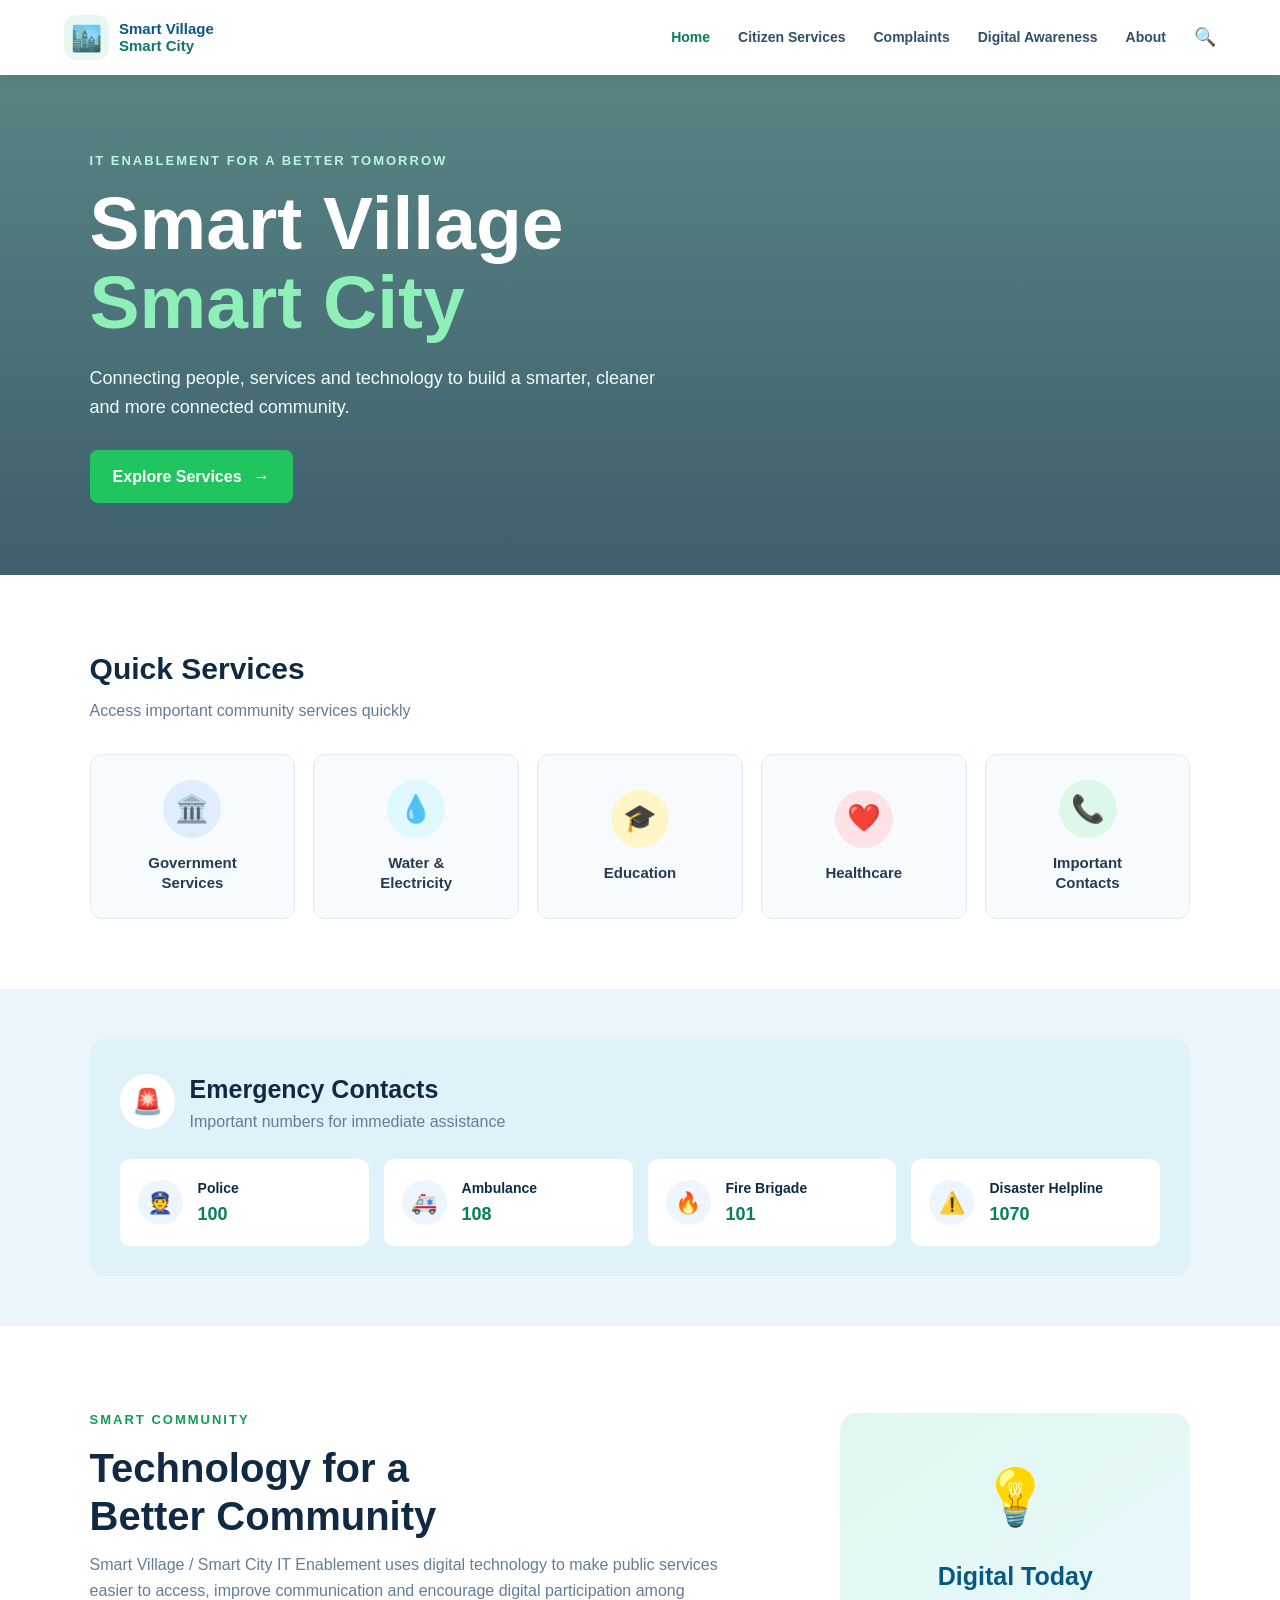
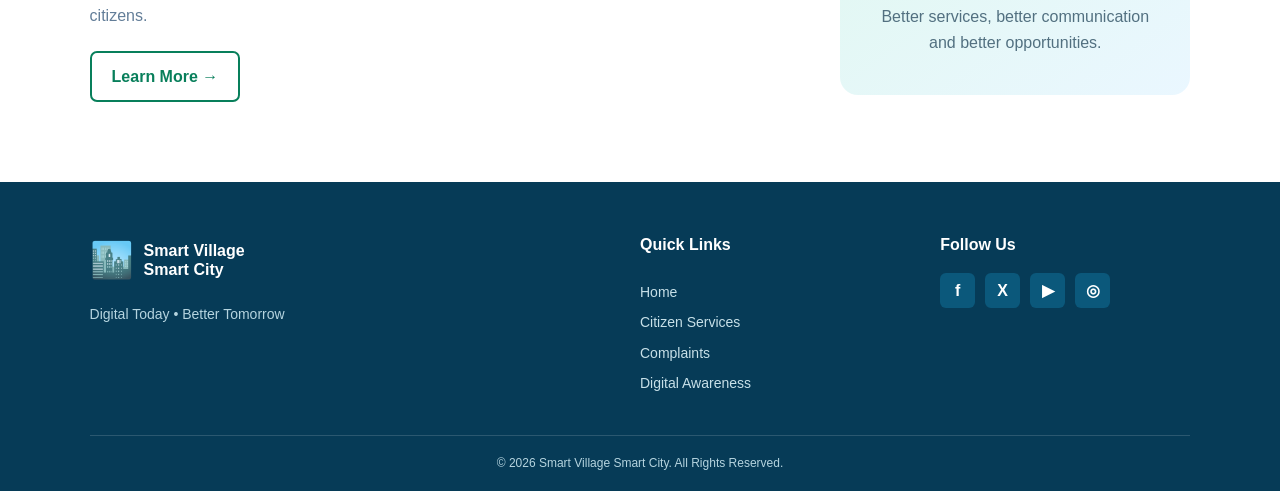
<file: index.html>
<!DOCTYPE html>
<html lang="en">

<head>

    <meta charset="UTF-8">

    <meta name="viewport"
          content="width=device-width, initial-scale=1.0">

    <title>Smart Village Smart City</title>

    <!-- CSS -->
    <link rel="stylesheet" href="style.css">

</head>

<body>


<!-- ==============================
     NAVBAR
================================ -->

<header class="navbar">

    <div class="logo">

        <div class="logo-icon">
            🏙️
        </div>

        <div class="logo-text">
            <strong>Smart Village</strong>
            <span>Smart City</span>
        </div>

    </div>


    <!-- Desktop Menu -->

    <nav class="nav-menu">

        <a href="index.html" class="active">
            Home
        </a>

        <a href="services.html">
            Citizen Services
        </a>

        <a href="complaints.html">
            Complaints
        </a>

        <a href="awareness.html">
            Digital Awareness
        </a>

        <a href="about.html">
            About
        </a>

        <button class="search-btn" onclick="openSearch()">
            🔍
        </button>

    </nav>


    <!-- Mobile Menu Button -->

    <button class="menu-btn"
            onclick="toggleMenu()">

        ☰

    </button>

</header>



<!-- ==============================
     MOBILE MENU
================================ -->

<div class="mobile-menu" id="mobileMenu">

    <a href="index.html">
        Home
    </a>

    <a href="services.html">
        Citizen Services
    </a>

    <a href="complaints.html">
        Complaints
    </a>

    <a href="awareness.html">
        Digital Awareness
    </a>

    <a href="about.html">
        About
    </a>

</div>



<!-- ==============================
     HERO SECTION
================================ -->

<section class="hero">

    <div class="hero-overlay"></div>

    <div class="hero-content">

        <span class="hero-small">
            IT ENABLEMENT FOR A BETTER TOMORROW
        </span>

        <h1>
            Smart Village
            <br>

            <span>Smart City</span>
        </h1>

        <p>
            Connecting people, services and technology
            to build a smarter, cleaner and more
            connected community.
        </p>

        <a href="services.html"
           class="hero-btn">

            Explore Services
            <span>→</span>

        </a>

    </div>

</section>



<!-- ==============================
     QUICK SERVICES
================================ -->

<section class="section">

    <div class="section-title">

        <h2>
            Quick Services
        </h2>

        <p>
            Access important community services quickly
        </p>

    </div>


    <div class="service-grid">


        <!-- Government -->

        <a href="services.html"
           class="service-card">

            <div class="service-icon blue">
                🏛️
            </div>

            <h3>
                Government
                <br>
                Services
            </h3>

        </a>


        <!-- Water -->

        <a href="services.html"
           class="service-card">

            <div class="service-icon cyan">
                💧
            </div>

            <h3>
                Water &
                <br>
                Electricity
            </h3>

        </a>


        <!-- Education -->

        <a href="services.html"
           class="service-card">

            <div class="service-icon yellow">
                🎓
            </div>

            <h3>
                Education
            </h3>

        </a>


        <!-- Healthcare -->

        <a href="services.html"
           class="service-card">

            <div class="service-icon red">
                ❤️
            </div>

            <h3>
                Healthcare
            </h3>

        </a>


        <!-- Contacts -->

        <a href="about.html"
           class="service-card">

            <div class="service-icon green">
                📞
            </div>

            <h3>
                Important
                <br>
                Contacts
            </h3>

        </a>


    </div>

</section>



<!-- ==============================
     EMERGENCY CONTACTS
================================ -->

<section class="emergency-section">

    <div class="emergency-container">


        <div class="emergency-heading">

            <div class="emergency-icon">
                🚨
            </div>

            <div>

                <h2>
                    Emergency Contacts
                </h2>

                <p>
                    Important numbers for immediate assistance
                </p>

            </div>

        </div>


        <div class="emergency-grid">


            <!-- Police -->

            <div class="emergency-card">

                <div class="emergency-card-icon">
                    👮
                </div>

                <div>

                    <h3>
                        Police
                    </h3>

                    <strong>
                        100
                    </strong>

                </div>

            </div>


            <!-- Ambulance -->

            <div class="emergency-card">

                <div class="emergency-card-icon">
                    🚑
                </div>

                <div>

                    <h3>
                        Ambulance
                    </h3>

                    <strong>
                        108
                    </strong>

                </div>

            </div>


            <!-- Fire -->

            <div class="emergency-card">

                <div class="emergency-card-icon">
                    🔥
                </div>

                <div>

                    <h3>
                        Fire Brigade
                    </h3>

                    <strong>
                        101
                    </strong>

                </div>

            </div>


            <!-- Disaster -->

            <div class="emergency-card">

                <div class="emergency-card-icon">
                    ⚠️
                </div>

                <div>

                    <h3>
                        Disaster Helpline
                    </h3>

                    <strong>
                        1070
                    </strong>

                </div>

            </div>


        </div>

    </div>

</section>



<!-- ==============================
     ABOUT PREVIEW
================================ -->

<section class="about-preview">

    <div class="about-content">

        <span>
            SMART COMMUNITY
        </span>

        <h2>
            Technology for a
            <br>
            Better Community
        </h2>

        <p>
            Smart Village / Smart City IT Enablement
            uses digital technology to make public
            services easier to access, improve
            communication and encourage digital
            participation among citizens.
        </p>

        <a href="about.html"
           class="outline-btn">

            Learn More →

        </a>

    </div>


    <div class="about-box">

        <div class="about-box-icon">
            💡
        </div>

        <h3>
            Digital Today
        </h3>

        <p>
            Better services, better communication
            and better opportunities.
        </p>

    </div>

</section>



<!-- ==============================
     FOOTER
================================ -->

<footer class="footer">

    <div class="footer-container">


        <div class="footer-brand">

            <div class="footer-logo">

                <span>
                    🏙️
                </span>

                <div>

                    <strong>
                        Smart Village
                    </strong>

                    <strong>
                        Smart City
                    </strong>

                </div>

            </div>

            <p>
                Digital Today • Better Tomorrow
            </p>

        </div>


        <div class="footer-links">

            <h3>
                Quick Links
            </h3>

            <a href="index.html">
                Home
            </a>

            <a href="services.html">
                Citizen Services
            </a>

            <a href="complaints.html">
                Complaints
            </a>

            <a href="awareness.html">
                Digital Awareness
            </a>

        </div>


        <div class="footer-social">

            <h3>
                Follow Us
            </h3>

            <div class="social-icons">

                <a href="#">
                    f
                </a>

                <a href="#">
                    X
                </a>

                <a href="#">
                    ▶
                </a>

                <a href="#">
                    ◎
                </a>

            </div>

        </div>


    </div>


    <div class="footer-bottom">

        © 2026 Smart Village Smart City.
        All Rights Reserved.

    </div>

</footer>



<!-- Search Popup -->

<div class="search-popup"
     id="searchPopup">

    <div class="search-box">

        <button onclick="closeSearch()">
            ✕
        </button>

        <h2>
            Search Website
        </h2>

        <input
            type="text"
            placeholder="Search services..."
            id="searchInput">

        <button class="search-submit"
                onclick="performSearch()">

            Search

        </button>

    </div>

</div>



<!-- JavaScript -->

<script src="script.js"></script>

</body>

</html>
</file>
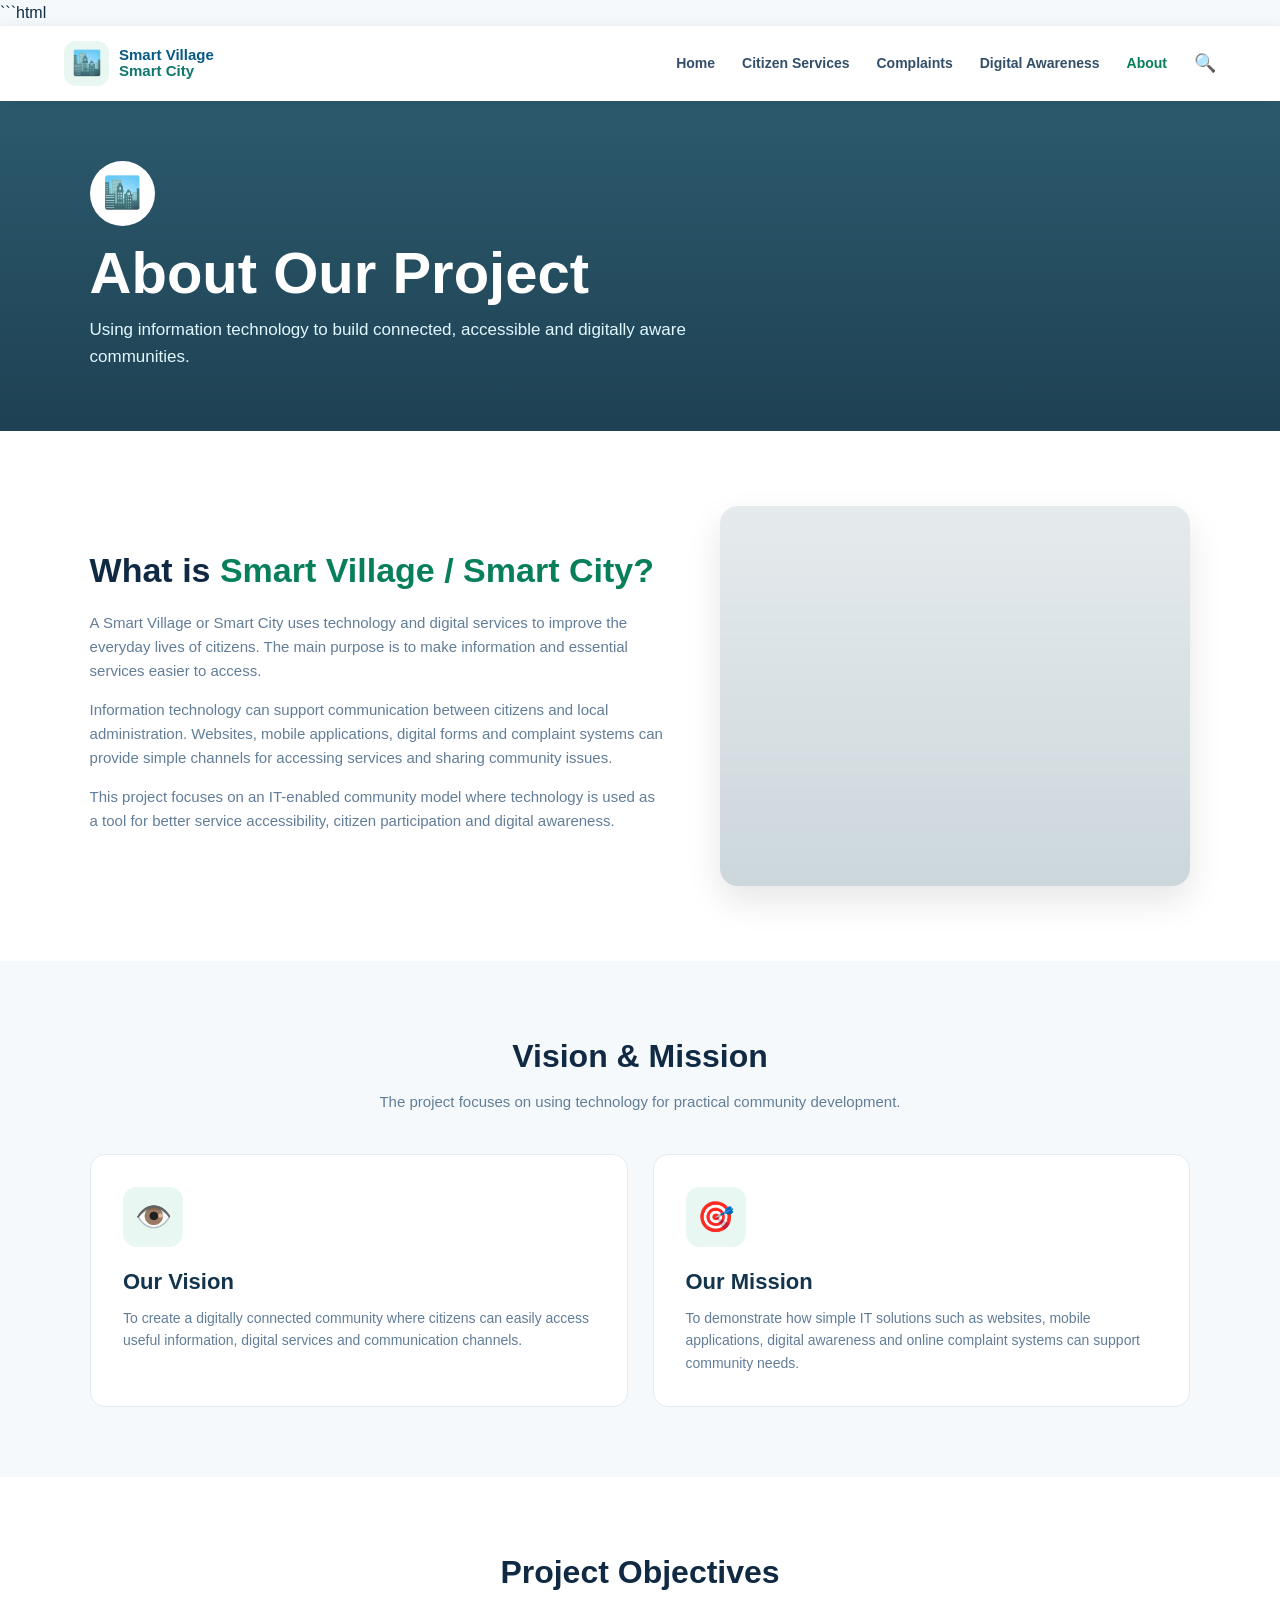
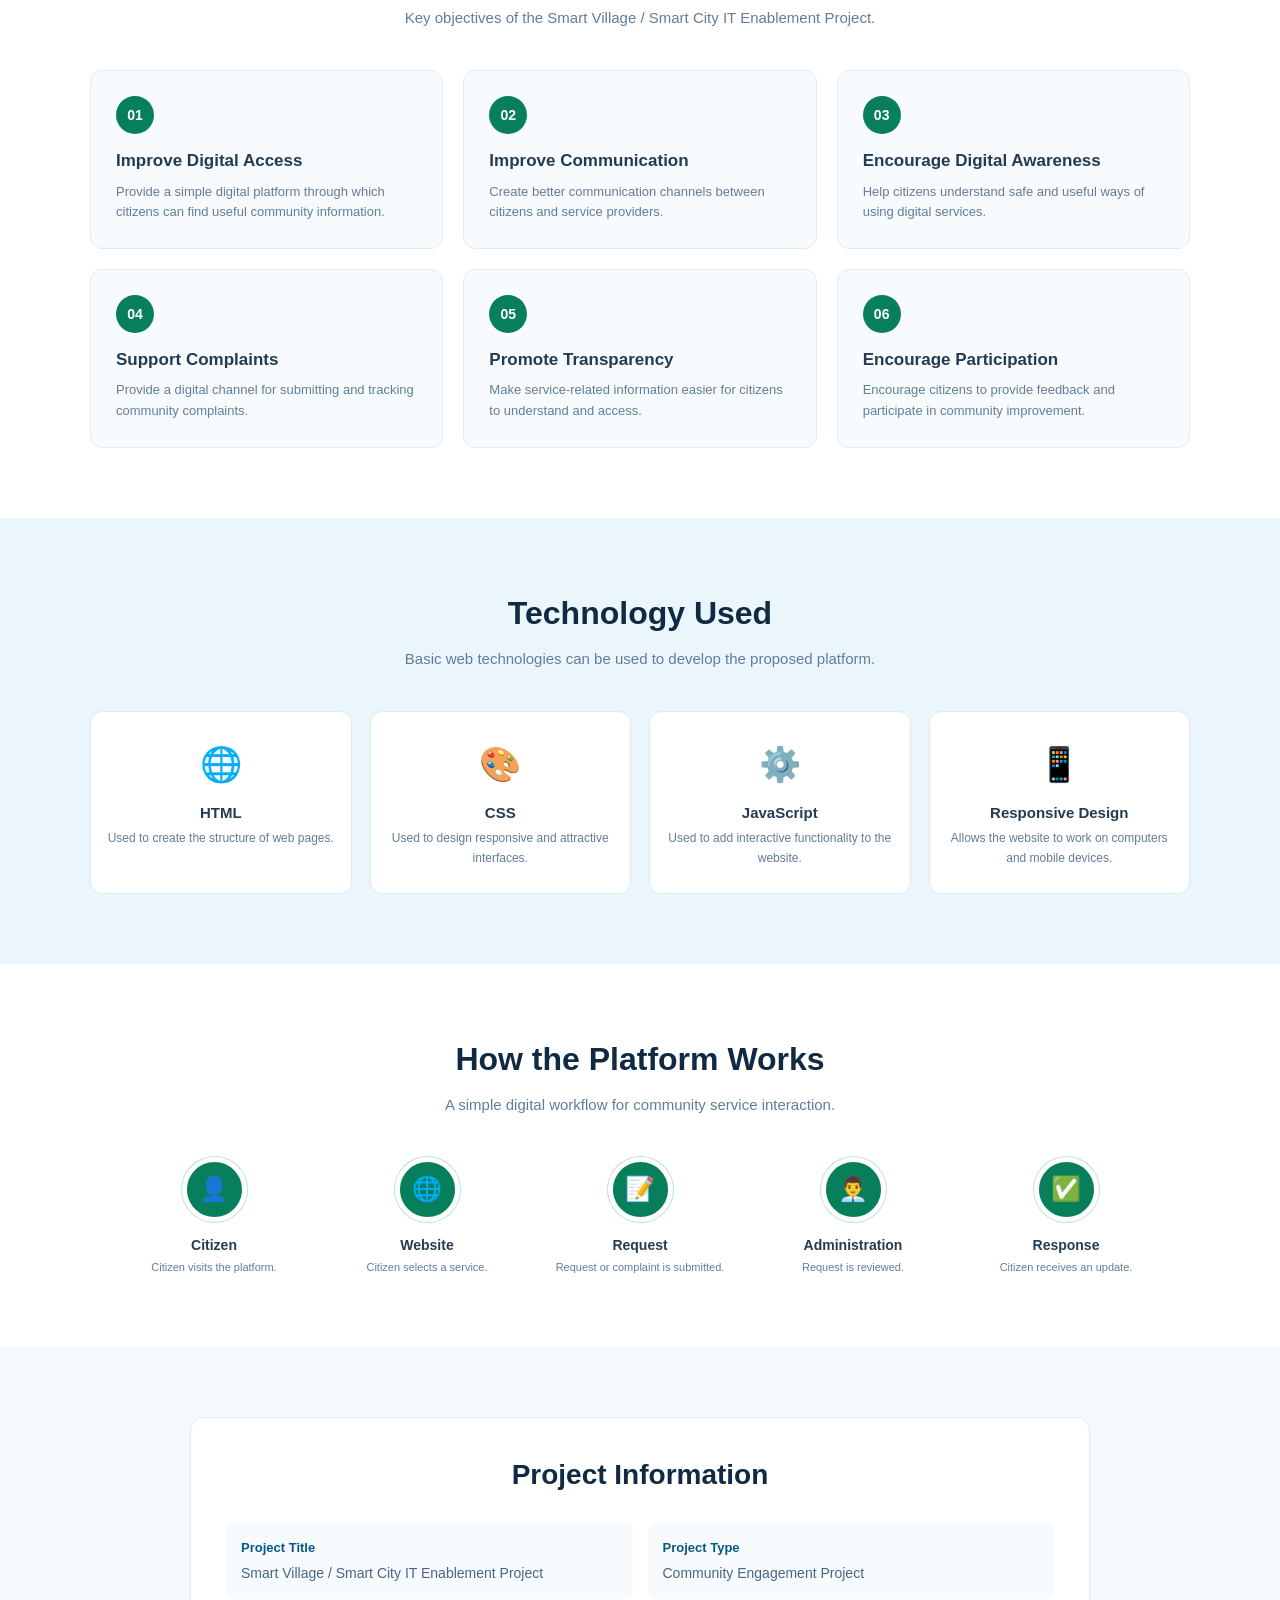
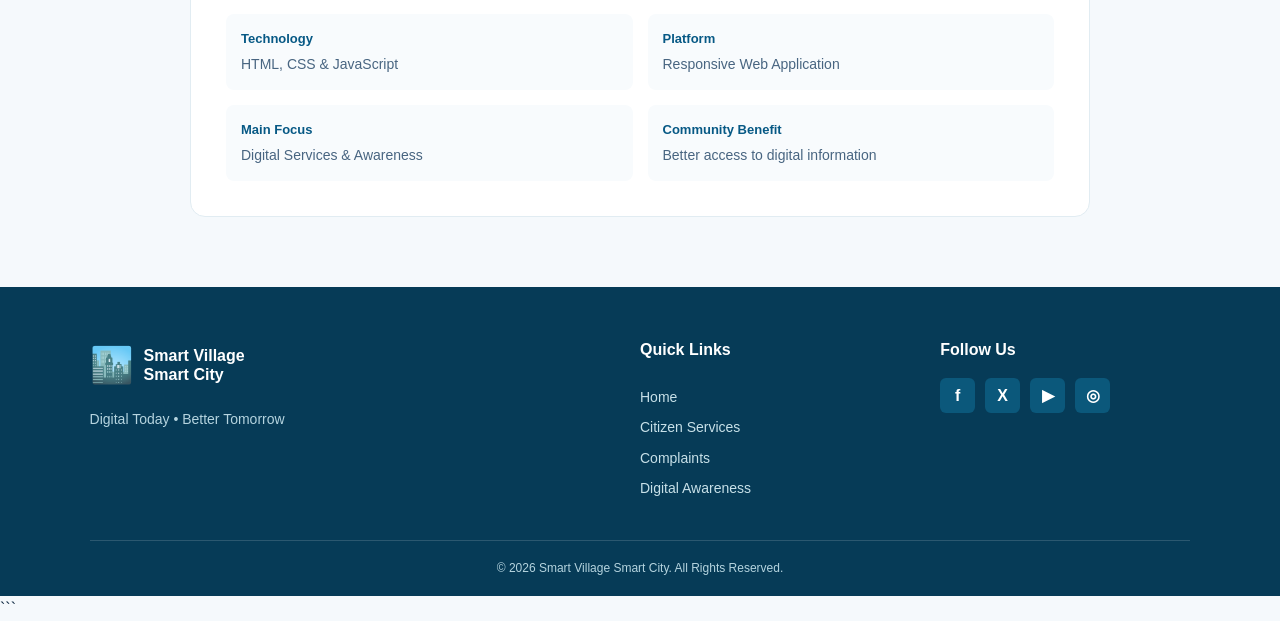
<file: about.html>
```html
<!DOCTYPE html>
<html lang="en">

<head>

    <meta charset="UTF-8">

    <meta name="viewport"
          content="width=device-width, initial-scale=1.0">

    <title>About | Smart Village Smart City</title>


    <style>

        /* =========================
           RESET
        ========================== */

        * {
            margin: 0;
            padding: 0;
            box-sizing: border-box;
        }

        html {
            scroll-behavior: smooth;
        }

        body {
            font-family: Arial, Helvetica, sans-serif;
            background: #f5f9fc;
            color: #102a43;
            line-height: 1.6;
        }

        a {
            text-decoration: none;
            color: inherit;
        }

        button {
            font-family: inherit;
            cursor: pointer;
        }


        /* =========================
           NAVBAR
        ========================== */

        .navbar {

            width: 100%;
            height: 75px;

            background: white;

            display: flex;
            align-items: center;
            justify-content: space-between;

            padding: 0 5%;

            position: sticky;
            top: 0;

            z-index: 1000;

            box-shadow:
                0 2px 15px
                rgba(0, 0, 0, 0.08);
        }


        .logo {

            display: flex;
            align-items: center;

            gap: 10px;
        }


        .logo-icon {

            width: 45px;
            height: 45px;

            border-radius: 12px;

            background: #e8f7f2;

            display: flex;
            align-items: center;
            justify-content: center;

            font-size: 24px;
        }


        .logo-text {

            display: flex;
            flex-direction: column;

            line-height: 1.1;
        }


        .logo-text strong {

            color: #075985;

            font-size: 15px;
        }


        .logo-text span {

            color: #0f766e;

            font-size: 15px;

            font-weight: bold;
        }


        /* =========================
           DESKTOP NAV
        ========================== */

        .nav-menu {

            display: flex;

            align-items: center;

            gap: 27px;
        }


        .nav-menu a {

            color: #334e68;

            font-size: 14px;

            font-weight: 600;

            transition: 0.3s;
        }


        .nav-menu a:hover,
        .nav-menu a.active {

            color: #087f5b;
        }


        .search-btn {

            border: none;

            background: transparent;

            font-size: 18px;
        }


        .menu-btn {

            display: none;

            border: none;

            background: transparent;

            font-size: 28px;
        }


        /* =========================
           MOBILE MENU
        ========================== */

        .mobile-menu {

            display: none;

            position: fixed;

            top: 75px;

            left: 0;

            width: 100%;

            background: white;

            padding: 15px 7%;

            box-shadow:
                0 5px 15px
                rgba(0, 0, 0, 0.1);

            z-index: 999;
        }


        .mobile-menu.show {

            display: block;
        }


        .mobile-menu a {

            display: block;

            padding: 13px 0;

            border-bottom:
                1px solid #e6eef3;

            color: #234;

            font-weight: 600;
        }


        /* =========================
           HERO
        ========================== */

        .page-hero {

            min-height: 330px;

            background:

                linear-gradient(
                    rgba(0, 55, 78, 0.82),
                    rgba(0, 40, 60, 0.88)
                ),

                url("https://images.unsplash.com/photo-1497366754035-f200968a6e72?auto=format&fit=crop&w=1800&q=85");

            background-size: cover;

            background-position: center;

            display: flex;

            align-items: center;

            padding: 50px 7%;
        }


        .hero-content {

            color: white;

            max-width: 760px;
        }


        .hero-icon {

            width: 65px;
            height: 65px;

            background: white;

            border-radius: 50%;

            display: flex;

            align-items: center;
            justify-content: center;

            font-size: 31px;

            margin-bottom: 15px;
        }


        .hero-content h1 {

            font-size:
                clamp(38px, 5vw, 58px);

            line-height: 1.1;

            margin-bottom: 12px;
        }


        .hero-content p {

            color: #e2f8ff;

            font-size: 17px;

            max-width: 650px;
        }


        /* =========================
           ABOUT INTRO
        ========================== */

        .about-section {

            background: white;

            padding: 75px 7%;
        }


        .about-container {

            max-width: 1150px;

            margin: auto;

            display: grid;

            grid-template-columns:
                1.1fr 0.9fr;

            gap: 55px;

            align-items: center;
        }


        .about-content h2 {

            font-size: 34px;

            color: #102a43;

            margin-bottom: 14px;
        }


        .about-content h2 span {

            color: #087f5b;
        }


        .about-content p {

            color: #627d98;

            font-size: 15px;

            margin-bottom: 15px;
        }


        .about-image {

            min-height: 380px;

            border-radius: 18px;

            background:

                linear-gradient(
                    rgba(0, 55, 78, 0.10),
                    rgba(0, 55, 78, 0.20)
                ),

                url("https://images.unsplash.com/photo-1529156069898-49953e39b3ac?auto=format&fit=crop&w=1000&q=85");

            background-size: cover;

            background-position: center;

            box-shadow:
                0 15px 35px
                rgba(0, 0, 0, 0.10);
        }


        /* =========================
           VISION MISSION
        ========================== */

        .vision-section {

            padding: 70px 7%;

            background: #f5f9fc;
        }


        .section-title {

            text-align: center;

            max-width: 700px;

            margin: 0 auto 40px;
        }


        .section-title h2 {

            font-size: 32px;

            margin-bottom: 8px;
        }


        .section-title p {

            color: #627d98;

            font-size: 15px;
        }


        .vision-grid {

            max-width: 1100px;

            margin: auto;

            display: grid;

            grid-template-columns:
                1fr 1fr;

            gap: 25px;
        }


        .vision-card {

            background: white;

            border:
                1px solid #e1ecf2;

            border-radius: 15px;

            padding: 32px;

            transition: 0.3s;
        }


        .vision-card:hover {

            transform:
                translateY(-6px);

            box-shadow:
                0 12px 30px
                rgba(0, 0, 0, 0.08);
        }


        .vision-icon {

            width: 60px;
            height: 60px;

            border-radius: 14px;

            background: #e8f7f2;

            display: flex;

            align-items: center;
            justify-content: center;

            font-size: 30px;

            margin-bottom: 17px;
        }


        .vision-card h3 {

            color: #12344d;

            font-size: 22px;

            margin-bottom: 8px;
        }


        .vision-card p {

            color: #627d98;

            font-size: 14px;
        }


        /* =========================
           OBJECTIVES
        ========================== */

        .objectives-section {

            padding: 70px 7%;

            background: white;
        }


        .objectives-grid {

            max-width: 1100px;

            margin: auto;

            display: grid;

            grid-template-columns:
                repeat(3, 1fr);

            gap: 20px;
        }


        .objective-card {

            padding: 25px;

            background: #f8fbfd;

            border:
                1px solid #e1ecf2;

            border-radius: 12px;

            transition: 0.3s;
        }


        .objective-card:hover {

            border-color: #b8e6d3;

            transform:
                translateY(-5px);
        }


        .objective-number {

            font-size: 14px;

            font-weight: bold;

            color: white;

            background: #087f5b;

            width: 38px;
            height: 38px;

            border-radius: 50%;

            display: flex;

            align-items: center;
            justify-content: center;

            margin-bottom: 13px;
        }


        .objective-card h3 {

            font-size: 17px;

            color: #243b53;

            margin-bottom: 7px;
        }


        .objective-card p {

            font-size: 13px;

            color: #627d98;
        }


        /* =========================
           TECHNOLOGY
        ========================== */

        .technology-section {

            padding: 70px 7%;

            background: #eaf6fb;
        }


        .technology-grid {

            max-width: 1100px;

            margin: auto;

            display: grid;

            grid-template-columns:
                repeat(4, 1fr);

            gap: 18px;
        }


        .technology-card {

            background: white;

            padding: 25px 15px;

            border-radius: 12px;

            text-align: center;

            border:
                1px solid #dcebf2;

            transition: 0.3s;
        }


        .technology-card:hover {

            transform:
                translateY(-5px);

            box-shadow:
                0 10px 25px
                rgba(0, 0, 0, 0.07);
        }


        .technology-card .icon {

            font-size: 34px;

            margin-bottom: 10px;
        }


        .technology-card h3 {

            font-size: 15px;

            color: #243b53;

            margin-bottom: 4px;
        }


        .technology-card p {

            font-size: 12px;

            color: #627d98;
        }


        /* =========================
           HOW IT WORKS
        ========================== */

        .process-section {

            padding: 70px 7%;

            background: white;
        }


        .process {

            max-width: 1050px;

            margin: auto;

            display: grid;

            grid-template-columns:
                repeat(5, 1fr);

            gap: 15px;

            position: relative;
        }


        .process-step {

            text-align: center;

            position: relative;

            z-index: 2;
        }


        .process-circle {

            width: 65px;
            height: 65px;

            margin: 0 auto 12px;

            border-radius: 50%;

            background: #087f5b;

            color: white;

            display: flex;

            align-items: center;
            justify-content: center;

            font-size: 24px;

            border:
                5px solid white;

            box-shadow:
                0 0 0 1px #b8e6d3;
        }


        .process-step h3 {

            font-size: 14px;

            color: #243b53;

            margin-bottom: 3px;
        }


        .process-step p {

            font-size: 11px;

            color: #627d98;
        }


        /* =========================
           PROJECT INFO
        ========================== */

        .project-section {

            padding: 70px 7%;

            background: #f5f9fc;
        }


        .project-box {

            max-width: 900px;

            margin: auto;

            background: white;

            border-radius: 15px;

            border:
                1px solid #e1ecf2;

            padding: 35px;
        }


        .project-box h2 {

            text-align: center;

            font-size: 28px;

            margin-bottom: 25px;
        }


        .project-info {

            display: grid;

            grid-template-columns:
                1fr 1fr;

            gap: 15px;
        }


        .info-item {

            background: #f8fbfd;

            border-radius: 8px;

            padding: 15px;
        }


        .info-item strong {

            display: block;

            color: #075985;

            font-size: 13px;

            margin-bottom: 3px;
        }


        .info-item span {

            color: #486581;

            font-size: 14px;
        }


        /* =========================
           FOOTER
        ========================== */

        .footer {

            background: #063b57;

            color: white;

            padding: 50px 7% 0;
        }


        .footer-container {

            display: grid;

            grid-template-columns:
                2fr 1fr 1fr;

            gap: 50px;

            padding-bottom: 40px;
        }


        .footer-logo {

            display: flex;

            align-items: center;

            gap: 10px;
        }


        .footer-logo span {

            font-size: 35px;
        }


        .footer-logo div {

            display: flex;

            flex-direction: column;

            line-height: 1.2;
        }


        .footer-brand p {

            margin-top: 15px;

            color: #b5d4df;

            font-size: 14px;
        }


        .footer h3 {

            font-size: 16px;

            margin-bottom: 15px;
        }


        .footer-links {

            display: flex;

            flex-direction: column;

            gap: 8px;
        }


        .footer-links a {

            color: #c7e0e8;

            font-size: 14px;
        }


        .footer-links a:hover {

            color: #7df0b5;
        }


        .social-icons {

            display: flex;

            gap: 10px;
        }


        .social-icons a {

            width: 35px;
            height: 35px;

            background: #0b587b;

            border-radius: 6px;

            display: flex;

            align-items: center;
            justify-content: center;

            font-weight: bold;
        }


        .footer-bottom {

            border-top:
                1px solid
                rgba(255,255,255,.15);

            text-align: center;

            padding: 18px 0;

            color: #b5d4df;

            font-size: 12px;
        }


        /* =========================
           SEARCH POPUP
        ========================== */

        .search-popup {

            display: none;

            position: fixed;

            inset: 0;

            background:
                rgba(0,0,0,.65);

            z-index: 2000;

            align-items: center;

            justify-content: center;
        }


        .search-popup.show {

            display: flex;
        }


        .search-box {

            width: 90%;

            max-width: 500px;

            background: white;

            padding: 30px;

            border-radius: 15px;

            position: relative;
        }


        .close-search {

            position: absolute;

            right: 15px;

            top: 12px;

            border: none;

            background: transparent;

            font-size: 20px;
        }


        .search-box h2 {

            margin-bottom: 20px;
        }


        .search-box input {

            width: 100%;

            padding: 13px;

            border:
                1px solid #ccd9e0;

            border-radius: 7px;

            outline: none;

            font-size: 14px;
        }


        .search-submit {

            width: 100%;

            margin-top: 12px;

            padding: 13px;

            background: #087f5b;

            color: white;

            border: none;

            border-radius: 7px;

            font-weight: bold;
        }


        /* =========================
           TABLET
        ========================== */

        @media (max-width: 1000px) {

            .nav-menu {
                gap: 14px;
            }

            .nav-menu a {
                font-size: 12px;
            }

            .objectives-grid {
                grid-template-columns:
                    repeat(2, 1fr);
            }

            .technology-grid {
                grid-template-columns:
                    repeat(2, 1fr);
            }

            .process {
                grid-template-columns:
                    repeat(3, 1fr);

                row-gap: 30px;
            }

        }


        /* =========================
           MOBILE
        ========================== */

        @media (max-width: 700px) {

            .navbar {

                height: 68px;

                padding: 0 5%;
            }


            .nav-menu {

                display: none;
            }


            .menu-btn {

                display: block;
            }


            .mobile-menu {

                top: 68px;
            }


            .page-hero {

                min-height: 370px;

                padding: 50px 7%;
            }


            .hero-content h1 {

                font-size: 38px;
            }


            .hero-content p {

                font-size: 15px;
            }


            .about-section {

                padding: 55px 5%;
            }


            .about-container {

                grid-template-columns: 1fr;

                gap: 30px;
            }


            .about-content h2 {

                font-size: 28px;
            }


            .about-image {

                min-height: 280px;

                order: -1;
            }


            .vision-section {

                padding: 55px 5%;
            }


            .vision-grid {

                grid-template-columns: 1fr;
            }


            .objectives-section {

                padding: 55px 5%;
            }


            .objectives-grid {

                grid-template-columns: 1fr;
            }


            .technology-section {

                padding: 55px 5%;
            }


            .technology-grid {

                grid-template-columns:
                    repeat(2, 1fr);
            }


            .process-section {

                padding: 55px 5%;
            }


            .process {

                grid-template-columns:
                    repeat(2, 1fr);

                row-gap: 30px;
            }


            .project-section {

                padding: 55px 5%;
            }


            .project-box {

                padding: 25px 20px;
            }


            .project-info {

                grid-template-columns: 1fr;
            }


            .footer {

                padding: 40px 5% 0;
            }


            .footer-container {

                grid-template-columns: 1fr;

                gap: 30px;
            }

        }


        @media (max-width: 400px) {

            .technology-grid {

                grid-template-columns: 1fr;
            }


            .process {

                grid-template-columns: 1fr;
            }


            .hero-content h1 {

                font-size: 34px;
            }

        }

    </style>

</head>


<body>


<!-- =====================================================
     NAVBAR
====================================================== -->

<header class="navbar">


    <div class="logo">

        <div class="logo-icon">
            🏙️
        </div>

        <div class="logo-text">

            <strong>
                Smart Village
            </strong>

            <span>
                Smart City
            </span>

        </div>

    </div>


    <nav class="nav-menu">

        <a href="index.html">
            Home
        </a>

        <a href="services.html">
            Citizen Services
        </a>

        <a href="complaints.html">
            Complaints
        </a>

        <a href="awareness.html">
            Digital Awareness
        </a>

        <a href="about.html"
           class="active">
            About
        </a>

        <button
            class="search-btn"
            onclick="openSearch()">

            🔍

        </button>

    </nav>


    <button
        class="menu-btn"
        onclick="toggleMenu()">

        ☰

    </button>

</header>



<!-- =====================================================
     MOBILE MENU
====================================================== -->

<div
    class="mobile-menu"
    id="mobileMenu">

    <a href="index.html">
        Home
    </a>

    <a href="services.html">
        Citizen Services
    </a>

    <a href="complaints.html">
        Complaints
    </a>

    <a href="awareness.html">
        Digital Awareness
    </a>

    <a href="about.html">
        About
    </a>

</div>



<!-- =====================================================
     HERO
====================================================== -->

<section class="page-hero">

    <div class="hero-content">

        <div class="hero-icon">
            🏙️
        </div>

        <h1>
            About Our Project
        </h1>

        <p>
            Using information technology to build
            connected, accessible and digitally
            aware communities.
        </p>

    </div>

</section>



<!-- =====================================================
     ABOUT PROJECT
====================================================== -->

<section class="about-section">


    <div class="about-container">


        <div class="about-content">

            <h2>
                What is
                <span>
                    Smart Village / Smart City?
                </span>
            </h2>


            <p>
                A Smart Village or Smart City uses
                technology and digital services to
                improve the everyday lives of citizens.
                The main purpose is to make information
                and essential services easier to access.
            </p>


            <p>
                Information technology can support
                communication between citizens and
                local administration. Websites,
                mobile applications, digital forms and
                complaint systems can provide simple
                channels for accessing services and
                sharing community issues.
            </p>


            <p>
                This project focuses on an IT-enabled
                community model where technology is
                used as a tool for better service
                accessibility, citizen participation
                and digital awareness.
            </p>

        </div>


        <div class="about-image">
        </div>

    </div>

</section>



<!-- =====================================================
     VISION AND MISSION
====================================================== -->

<section class="vision-section">


    <div class="section-title">

        <h2>
            Vision & Mission
        </h2>

        <p>
            The project focuses on using technology
            for practical community development.
        </p>

    </div>


    <div class="vision-grid">


        <div class="vision-card">

            <div class="vision-icon">
                👁️
            </div>

            <h3>
                Our Vision
            </h3>

            <p>
                To create a digitally connected
                community where citizens can easily
                access useful information, digital
                services and communication channels.
            </p>

        </div>


        <div class="vision-card">

            <div class="vision-icon">
                🎯
            </div>

            <h3>
                Our Mission
            </h3>

            <p>
                To demonstrate how simple IT solutions
                such as websites, mobile applications,
                digital awareness and online complaint
                systems can support community needs.
            </p>

        </div>


    </div>

</section>



<!-- =====================================================
     PROJECT OBJECTIVES
====================================================== -->

<section class="objectives-section">


    <div class="section-title">

        <h2>
            Project Objectives
        </h2>

        <p>
            Key objectives of the Smart Village /
            Smart City IT Enablement Project.
        </p>

    </div>


    <div class="objectives-grid">


        <div class="objective-card">

            <div class="objective-number">
                01
            </div>

            <h3>
                Improve Digital Access
            </h3>

            <p>
                Provide a simple digital platform
                through which citizens can find
                useful community information.
            </p>

        </div>


        <div class="objective-card">

            <div class="objective-number">
                02
            </div>

            <h3>
                Improve Communication
            </h3>

            <p>
                Create better communication channels
                between citizens and service providers.
            </p>

        </div>


        <div class="objective-card">

            <div class="objective-number">
                03
            </div>

            <h3>
                Encourage Digital Awareness
            </h3>

            <p>
                Help citizens understand safe and
                useful ways of using digital services.
            </p>

        </div>


        <div class="objective-card">

            <div class="objective-number">
                04
            </div>

            <h3>
                Support Complaints
            </h3>

            <p>
                Provide a digital channel for
                submitting and tracking community
                complaints.
            </p>

        </div>


        <div class="objective-card">

            <div class="objective-number">
                05
            </div>

            <h3>
                Promote Transparency
            </h3>

            <p>
                Make service-related information
                easier for citizens to understand
                and access.
            </p>

        </div>


        <div class="objective-card">

            <div class="objective-number">
                06
            </div>

            <h3>
                Encourage Participation
            </h3>

            <p>
                Encourage citizens to provide
                feedback and participate in
                community improvement.
            </p>

        </div>


    </div>

</section>



<!-- =====================================================
     TECHNOLOGY
====================================================== -->

<section class="technology-section">


    <div class="section-title">

        <h2>
            Technology Used
        </h2>

        <p>
            Basic web technologies can be used to
            develop the proposed platform.
        </p>

    </div>


    <div class="technology-grid">


        <div class="technology-card">

            <div class="icon">
                🌐
            </div>

            <h3>
                HTML
            </h3>

            <p>
                Used to create the structure
                of web pages.
            </p>

        </div>


        <div class="technology-card">

            <div class="icon">
                🎨
            </div>

            <h3>
                CSS
            </h3>

            <p>
                Used to design responsive
                and attractive interfaces.
            </p>

        </div>


        <div class="technology-card">

            <div class="icon">
                ⚙️
            </div>

            <h3>
                JavaScript
            </h3>

            <p>
                Used to add interactive
                functionality to the website.
            </p>

        </div>


        <div class="technology-card">

            <div class="icon">
                📱
            </div>

            <h3>
                Responsive Design
            </h3>

            <p>
                Allows the website to work
                on computers and mobile devices.
            </p>

        </div>


    </div>

</section>



<!-- =====================================================
     HOW IT WORKS
====================================================== -->

<section class="process-section">


    <div class="section-title">

        <h2>
            How the Platform Works
        </h2>

        <p>
            A simple digital workflow for community
            service interaction.
        </p>

    </div>


    <div class="process">


        <div class="process-step">

            <div class="process-circle">
                👤
            </div>

            <h3>
                Citizen
            </h3>

            <p>
                Citizen visits the platform.
            </p>

        </div>


        <div class="process-step">

            <div class="process-circle">
                🌐
            </div>

            <h3>
                Website
            </h3>

            <p>
                Citizen selects a service.
            </p>

        </div>


        <div class="process-step">

            <div class="process-circle">
                📝
            </div>

            <h3>
                Request
            </h3>

            <p>
                Request or complaint is submitted.
            </p>

        </div>


        <div class="process-step">

            <div class="process-circle">
                👨‍💼
            </div>

            <h3>
                Administration
            </h3>

            <p>
                Request is reviewed.
            </p>

        </div>


        <div class="process-step">

            <div class="process-circle">
                ✅
            </div>

            <h3>
                Response
            </h3>

            <p>
                Citizen receives an update.
            </p>

        </div>


    </div>

</section>



<!-- =====================================================
     PROJECT INFORMATION
====================================================== -->

<section class="project-section">


    <div class="project-box">

        <h2>
            Project Information
        </h2>


        <div class="project-info">


            <div class="info-item">

                <strong>
                    Project Title
                </strong>

                <span>
                    Smart Village / Smart City
                    IT Enablement Project
                </span>

            </div>


            <div class="info-item">

                <strong>
                    Project Type
                </strong>

                <span>
                    Community Engagement Project
                </span>

            </div>


            <div class="info-item">

                <strong>
                    Technology
                </strong>

                <span>
                    HTML, CSS & JavaScript
                </span>

            </div>


            <div class="info-item">

                <strong>
                    Platform
                </strong>

                <span>
                    Responsive Web Application
                </span>

            </div>


            <div class="info-item">

                <strong>
                    Main Focus
                </strong>

                <span>
                    Digital Services & Awareness
                </span>

            </div>


            <div class="info-item">

                <strong>
                    Community Benefit
                </strong>

                <span>
                    Better access to digital information
                </span>

            </div>


        </div>

    </div>

</section>



<!-- =====================================================
     FOOTER
====================================================== -->

<footer class="footer">


    <div class="footer-container">


        <div class="footer-brand">

            <div class="footer-logo">

                <span>
                    🏙️
                </span>

                <div>

                    <strong>
                        Smart Village
                    </strong>

                    <strong>
                        Smart City
                    </strong>

                </div>

            </div>

            <p>
                Digital Today • Better Tomorrow
            </p>

        </div>


        <div class="footer-links">

            <h3>
                Quick Links
            </h3>

            <a href="index.html">
                Home
            </a>

            <a href="services.html">
                Citizen Services
            </a>

            <a href="complaints.html">
                Complaints
            </a>

            <a href="awareness.html">
                Digital Awareness
            </a>

        </div>


        <div>

            <h3>
                Follow Us
            </h3>


            <div class="social-icons">

                <a href="#">
                    f
                </a>

                <a href="#">
                    X
                </a>

                <a href="#">
                    ▶
                </a>

                <a href="#">
                    ◎
                </a>

            </div>

        </div>


    </div>


    <div class="footer-bottom">

        © 2026 Smart Village Smart City.
        All Rights Reserved.

    </div>

</footer>



<!-- =====================================================
     SEARCH POPUP
====================================================== -->

<div
    class="search-popup"
    id="searchPopup">


    <div class="search-box">


        <button
            class="close-search"
            onclick="closeSearch()">

            ✕

        </button>


        <h2>
            Search Website
        </h2>


        <input
            type="text"
            id="searchInput"
            placeholder="Search...">


        <button
            class="search-submit"
            onclick="performSearch()">

            Search

        </button>


    </div>

</div>



<!-- =====================================================
     JAVASCRIPT
====================================================== -->

<script>


    /* =========================
       MOBILE MENU
    ========================== */

    function toggleMenu() {

        const menu =
            document.getElementById("mobileMenu");

        menu.classList.toggle("show");

    }



    /* =========================
       SEARCH
    ========================== */

    function openSearch() {

        document
            .getElementById("searchPopup")
            .classList.add("show");

        document
            .getElementById("searchInput")
            .focus();

    }


    function closeSearch() {

        document
            .getElementById("searchPopup")
            .classList.remove("show");

    }


    function performSearch() {

        const value =
            document
                .getElementById("searchInput")
                .value
                .trim();


        if (value === "") {

            alert(
                "Please enter something to search."
            );

            return;

        }


        alert(
            "Searching for: " + value
        );

    }



    /* =========================
       CLOSE SEARCH OUTSIDE
    ========================== */

    document.addEventListener(
        "click",
        function(event) {

            const popup =
                document.getElementById(
                    "searchPopup"
                );

            if (event.target === popup) {

                closeSearch();

            }

        }
    );


</script>

</body>

</html>
```
</file>
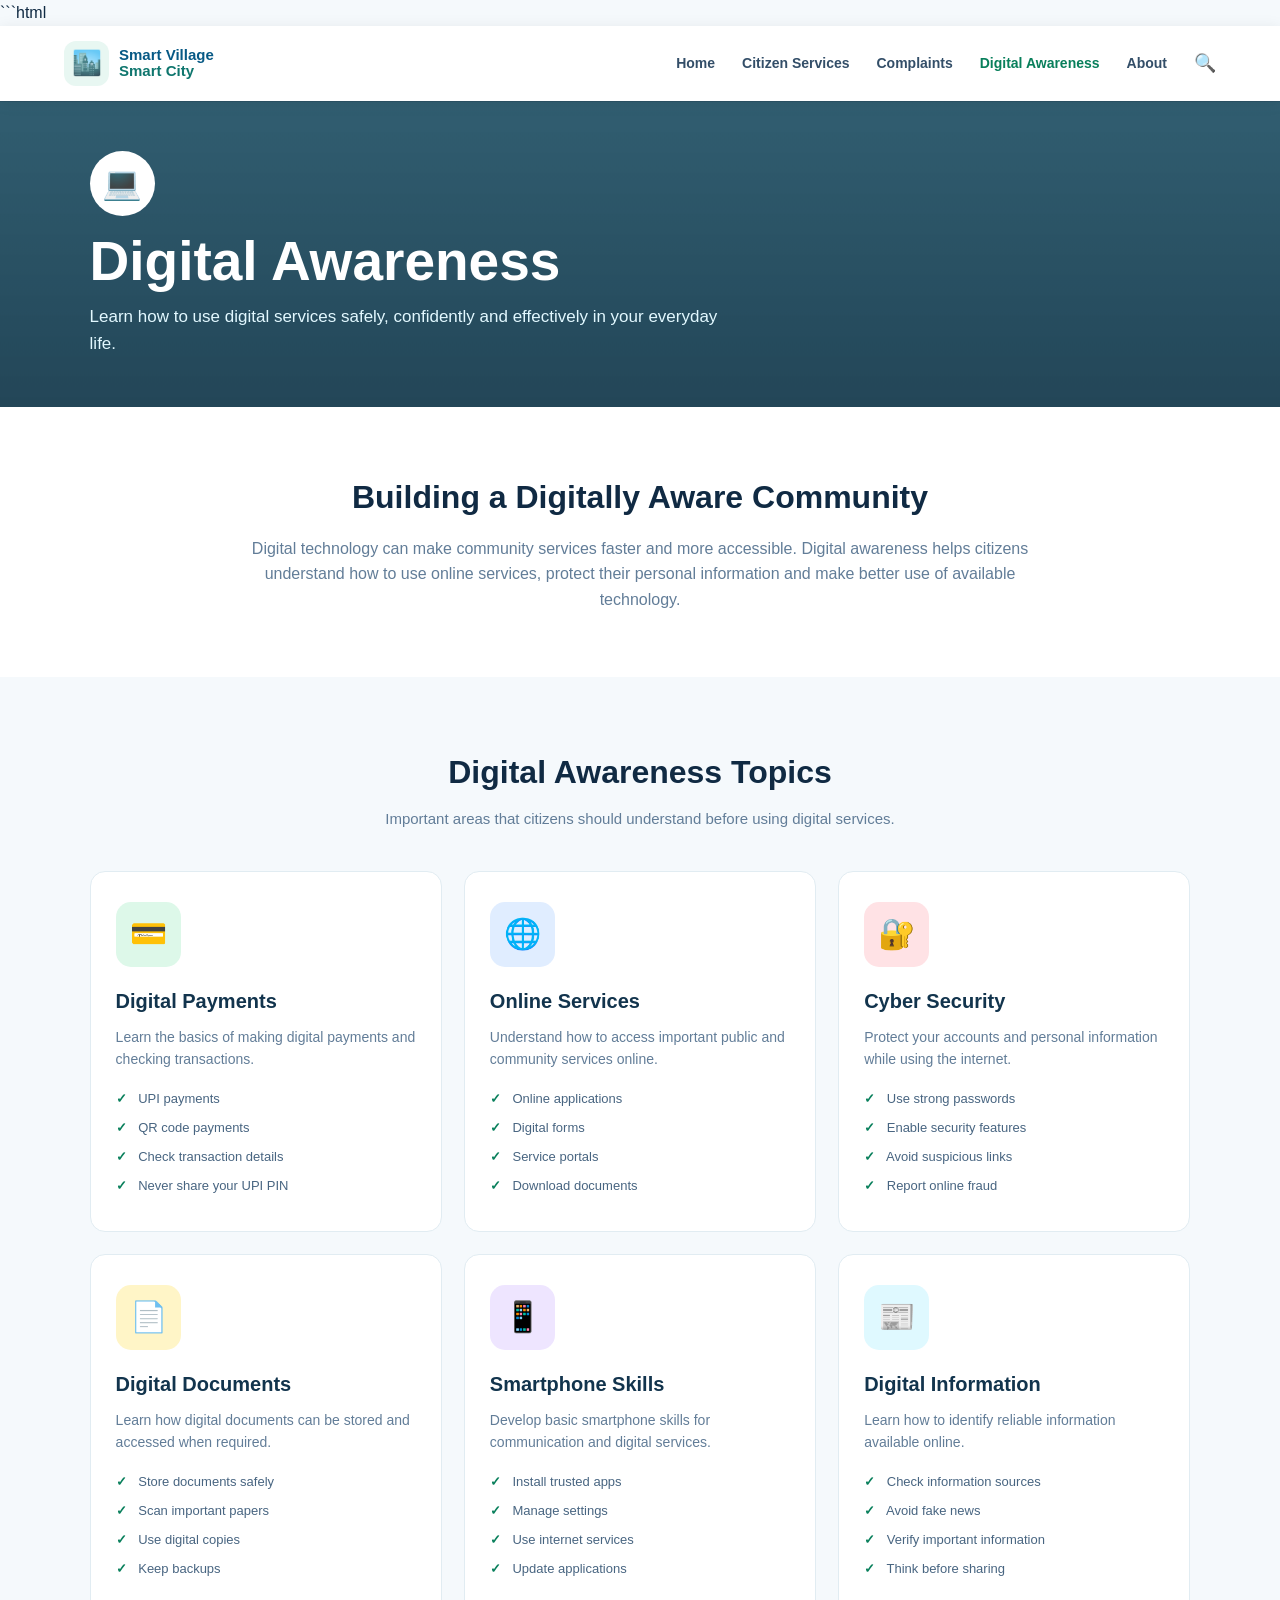
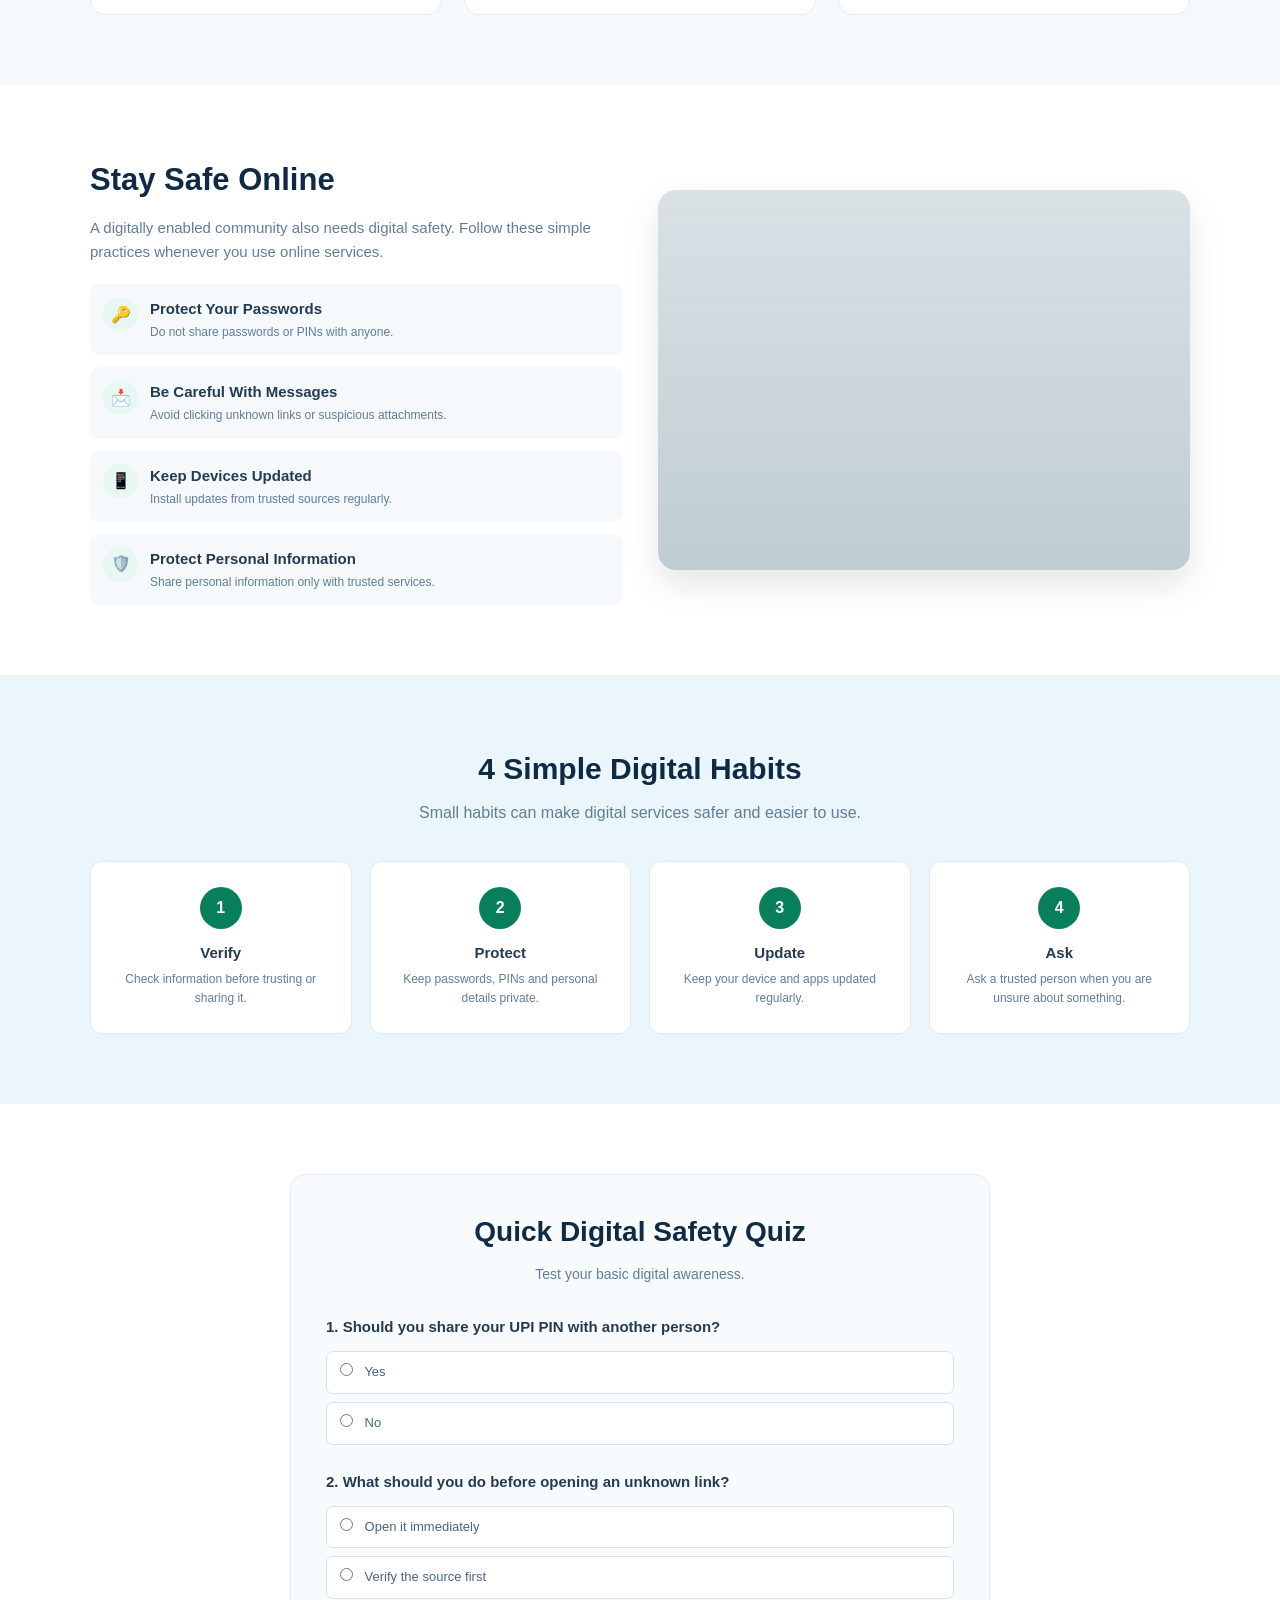
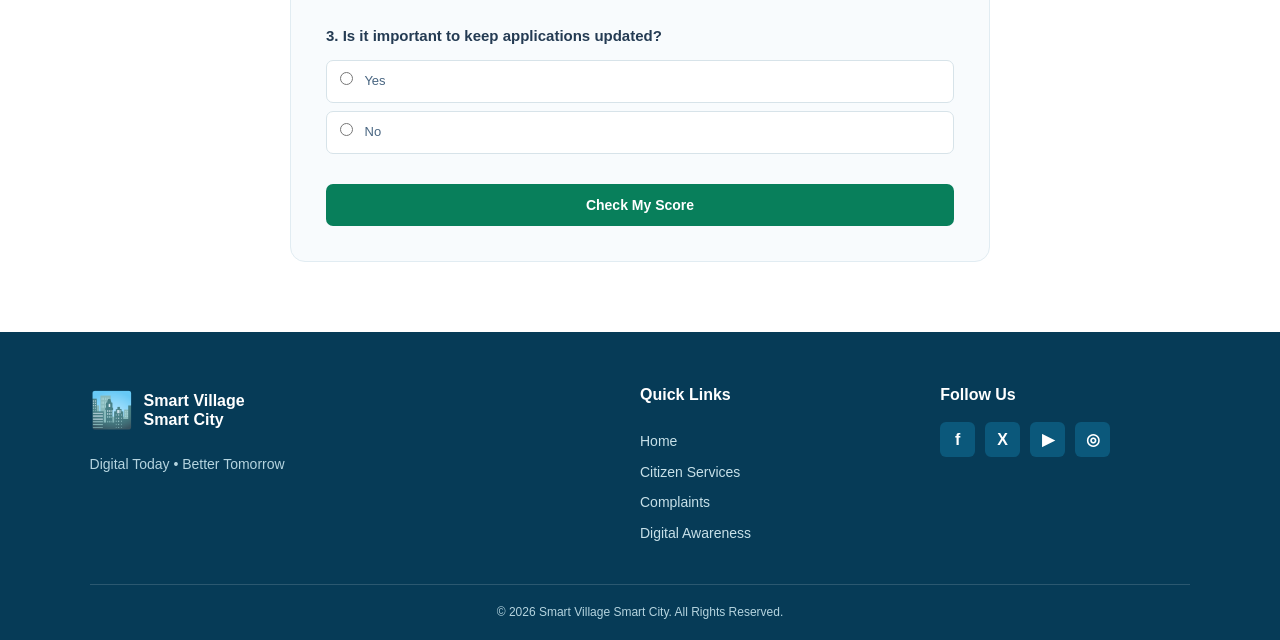
<file: awareness.html>
```html
<!DOCTYPE html>
<html lang="en">

<head>

    <meta charset="UTF-8">

    <meta name="viewport"
          content="width=device-width, initial-scale=1.0">

    <title>Digital Awareness | Smart Village Smart City</title>


    <style>

        /* =========================
           RESET
        ========================== */

        * {
            margin: 0;
            padding: 0;
            box-sizing: border-box;
        }

        html {
            scroll-behavior: smooth;
        }

        body {
            font-family: Arial, Helvetica, sans-serif;
            background: #f5f9fc;
            color: #102a43;
            line-height: 1.6;
        }

        a {
            text-decoration: none;
            color: inherit;
        }

        button {
            font-family: inherit;
            cursor: pointer;
        }


        /* =========================
           NAVBAR
        ========================== */

        .navbar {
            width: 100%;
            height: 75px;

            background: white;

            display: flex;
            align-items: center;
            justify-content: space-between;

            padding: 0 5%;

            position: sticky;
            top: 0;

            z-index: 1000;

            box-shadow:
                0 2px 15px rgba(0, 0, 0, 0.08);
        }


        .logo {
            display: flex;
            align-items: center;
            gap: 10px;
        }


        .logo-icon {
            width: 45px;
            height: 45px;

            background: #e8f7f2;

            border-radius: 12px;

            display: flex;
            align-items: center;
            justify-content: center;

            font-size: 24px;
        }


        .logo-text {
            display: flex;
            flex-direction: column;

            line-height: 1.1;
        }


        .logo-text strong {
            color: #075985;
            font-size: 15px;
        }


        .logo-text span {
            color: #0f766e;
            font-size: 15px;
            font-weight: bold;
        }


        /* =========================
           DESKTOP NAV
        ========================== */

        .nav-menu {
            display: flex;
            align-items: center;
            gap: 27px;
        }


        .nav-menu a {
            color: #334e68;

            font-size: 14px;

            font-weight: 600;

            transition: 0.3s;
        }


        .nav-menu a:hover,
        .nav-menu a.active {
            color: #087f5b;
        }


        .search-btn {
            border: none;

            background: transparent;

            font-size: 18px;
        }


        .menu-btn {
            display: none;

            border: none;

            background: transparent;

            font-size: 28px;
        }


        /* =========================
           MOBILE MENU
        ========================== */

        .mobile-menu {
            display: none;

            position: fixed;

            top: 75px;
            left: 0;

            width: 100%;

            background: white;

            padding: 15px 7%;

            box-shadow:
                0 5px 15px rgba(0, 0, 0, 0.1);

            z-index: 999;
        }


        .mobile-menu.show {
            display: block;
        }


        .mobile-menu a {
            display: block;

            padding: 13px 0;

            border-bottom:
                1px solid #e6eef3;

            color: #234;

            font-weight: 600;
        }


        /* =========================
           HERO
        ========================== */

        .page-hero {

            min-height: 300px;

            background:

                linear-gradient(
                    rgba(0, 55, 78, 0.80),
                    rgba(0, 40, 60, 0.86)
                ),

                url("https://images.unsplash.com/photo-1516321318423-f06f85e504b3?auto=format&fit=crop&w=1800&q=85");

            background-size: cover;

            background-position: center;

            display: flex;

            align-items: center;

            padding: 50px 7%;
        }


        .hero-content {

            color: white;

            max-width: 750px;
        }


        .hero-icon {

            width: 65px;
            height: 65px;

            background: white;

            border-radius: 50%;

            display: flex;

            align-items: center;

            justify-content: center;

            font-size: 32px;

            margin-bottom: 15px;
        }


        .hero-content h1 {

            font-size:
                clamp(35px, 5vw, 55px);

            line-height: 1.1;

            margin-bottom: 12px;
        }


        .hero-content p {

            font-size: 17px;

            color: #e2f8ff;

            max-width: 650px;
        }


        /* =========================
           INTRO
        ========================== */

        .intro-section {

            background: white;

            padding: 65px 7%;
        }


        .intro-container {

            max-width: 1100px;

            margin: auto;

            text-align: center;
        }


        .intro-container h2 {

            font-size: 32px;

            color: #102a43;

            margin-bottom: 12px;
        }


        .intro-container p {

            max-width: 800px;

            margin: auto;

            color: #627d98;

            font-size: 16px;
        }


        /* =========================
           AWARENESS TOPICS
        ========================== */

        .topics-section {

            padding: 70px 7%;

            background: #f5f9fc;
        }


        .section-heading {

            text-align: center;

            max-width: 700px;

            margin: 0 auto 40px;
        }


        .section-heading h2 {

            font-size: 32px;

            margin-bottom: 8px;
        }


        .section-heading p {

            color: #627d98;

            font-size: 15px;
        }


        .topics-grid {

            max-width: 1200px;

            margin: auto;

            display: grid;

            grid-template-columns:
                repeat(3, 1fr);

            gap: 22px;
        }


        .topic-card {

            background: white;

            border:
                1px solid #e1ecf2;

            border-radius: 15px;

            padding: 30px 25px;

            transition: 0.3s;
        }


        .topic-card:hover {

            transform:
                translateY(-7px);

            box-shadow:
                0 15px 35px
                rgba(0, 0, 0, 0.08);

            border-color:
                #b8e6d3;
        }


        .topic-icon {

            width: 65px;
            height: 65px;

            border-radius: 15px;

            display: flex;

            align-items: center;

            justify-content: center;

            font-size: 30px;

            margin-bottom: 18px;
        }


        .blue {
            background: #e0edff;
        }


        .green {
            background: #ddf8e9;
        }


        .yellow {
            background: #fff5c7;
        }


        .red {
            background: #ffe2e5;
        }


        .purple {
            background: #eee5ff;
        }


        .cyan {
            background: #dff9ff;
        }


        .topic-card h3 {

            color: #12344d;

            font-size: 20px;

            margin-bottom: 9px;
        }


        .topic-card p {

            color: #627d98;

            font-size: 14px;

            margin-bottom: 15px;
        }


        .topic-list {

            list-style: none;
        }


        .topic-list li {

            color: #486581;

            font-size: 13px;

            padding: 4px 0;
        }


        .topic-list li::before {

            content: "✓";

            color: #087f5b;

            font-weight: bold;

            margin-right: 8px;
        }


        /* =========================
           SAFETY SECTION
        ========================== */

        .safety-section {

            padding: 70px 7%;

            background: white;
        }


        .safety-container {

            max-width: 1100px;

            margin: auto;

            display: grid;

            grid-template-columns:
                1fr 1fr;

            gap: 35px;

            align-items: center;
        }


        .safety-content h2 {

            font-size: 31px;

            color: #102a43;

            margin-bottom: 12px;
        }


        .safety-content p {

            color: #627d98;

            font-size: 15px;

            margin-bottom: 20px;
        }


        .safety-points {

            display: flex;

            flex-direction: column;

            gap: 12px;
        }


        .safety-point {

            display: flex;

            align-items: flex-start;

            gap: 12px;

            padding: 13px;

            background: #f5f9fc;

            border-radius: 9px;
        }


        .safety-point-icon {

            width: 35px;
            height: 35px;

            min-width: 35px;

            background: #e8f7f2;

            border-radius: 50%;

            display: flex;

            align-items: center;

            justify-content: center;
        }


        .safety-point h3 {

            font-size: 15px;

            color: #243b53;

            margin-bottom: 2px;
        }


        .safety-point p {

            font-size: 12px;

            margin: 0;

            color: #627d98;
        }


        .safety-image {

            min-height: 380px;

            border-radius: 18px;

            background:

                linear-gradient(
                    rgba(0, 55, 78, 0.15),
                    rgba(0, 55, 78, 0.25)
                ),

                url("https://images.unsplash.com/photo-1563013544-824ae1b704d3?auto=format&fit=crop&w=1000&q=85");

            background-size: cover;

            background-position: center;

            box-shadow:
                0 15px 35px
                rgba(0, 0, 0, 0.10);
        }


        /* =========================
           DIGITAL TIPS
        ========================== */

        .tips-section {

            padding: 70px 7%;

            background: #eaf6fb;
        }


        .tips-title {

            text-align: center;

            margin-bottom: 35px;
        }


        .tips-title h2 {

            font-size: 30px;

            margin-bottom: 7px;
        }


        .tips-title p {

            color: #627d98;
        }


        .tips-container {

            max-width: 1100px;

            margin: auto;

            display: grid;

            grid-template-columns:
                repeat(4, 1fr);

            gap: 18px;
        }


        .tip-card {

            background: white;

            padding: 25px 18px;

            border-radius: 12px;

            text-align: center;

            border:
                1px solid #dcebf2;

            transition: 0.3s;
        }


        .tip-card:hover {

            transform:
                translateY(-5px);

            box-shadow:
                0 10px 25px
                rgba(0, 0, 0, 0.08);
        }


        .tip-number {

            width: 42px;
            height: 42px;

            background: #087f5b;

            color: white;

            border-radius: 50%;

            display: flex;

            align-items: center;

            justify-content: center;

            margin:
                0 auto 12px;

            font-weight: bold;

            font-size: 16px;
        }


        .tip-card h3 {

            font-size: 15px;

            color: #243b53;

            margin-bottom: 5px;
        }


        .tip-card p {

            font-size: 12px;

            color: #627d98;
        }


        /* =========================
           QUIZ
        ========================== */

        .quiz-section {

            padding: 70px 7%;

            background: white;
        }


        .quiz-container {

            max-width: 700px;

            margin: auto;

            background: #f8fbfd;

            border:
                1px solid #e1ecf2;

            border-radius: 15px;

            padding: 35px;
        }


        .quiz-container h2 {

            text-align: center;

            font-size: 28px;

            margin-bottom: 8px;
        }


        .quiz-container > p {

            text-align: center;

            color: #627d98;

            font-size: 14px;

            margin-bottom: 30px;
        }


        .question {

            margin-bottom: 25px;
        }


        .question h3 {

            font-size: 15px;

            color: #243b53;

            margin-bottom: 12px;
        }


        .option {

            display: block;

            padding: 10px 13px;

            background: white;

            border:
                1px solid #d7e3e9;

            border-radius: 7px;

            margin-bottom: 8px;

            cursor: pointer;

            font-size: 13px;

            color: #486581;

            transition: 0.2s;
        }


        .option:hover {

            border-color: #087f5b;

            background: #f1fbf6;
        }


        .option input {

            margin-right: 8px;
        }


        .quiz-btn {

            width: 100%;

            padding: 13px;

            background: #087f5b;

            color: white;

            border: none;

            border-radius: 7px;

            font-weight: bold;

            font-size: 14px;

            margin-top: 5px;
        }


        .quiz-result {

            display: none;

            margin-top: 20px;

            padding: 15px;

            background: #e8f7f2;

            border-radius: 8px;

            text-align: center;

            color: #075985;

            font-weight: bold;
        }


        .quiz-result.show {

            display: block;
        }


        /* =========================
           FOOTER
        ========================== */

        .footer {

            background: #063b57;

            color: white;

            padding: 50px 7% 0;
        }


        .footer-container {

            display: grid;

            grid-template-columns:
                2fr 1fr 1fr;

            gap: 50px;

            padding-bottom: 40px;
        }


        .footer-logo {

            display: flex;

            align-items: center;

            gap: 10px;
        }


        .footer-logo span {

            font-size: 35px;
        }


        .footer-logo div {

            display: flex;

            flex-direction: column;

            line-height: 1.2;
        }


        .footer-brand p {

            margin-top: 15px;

            color: #b5d4df;

            font-size: 14px;
        }


        .footer h3 {

            font-size: 16px;

            margin-bottom: 15px;
        }


        .footer-links {

            display: flex;

            flex-direction: column;

            gap: 8px;
        }


        .footer-links a {

            color: #c7e0e8;

            font-size: 14px;
        }


        .footer-links a:hover {

            color: #7df0b5;
        }


        .social-icons {

            display: flex;

            gap: 10px;
        }


        .social-icons a {

            width: 35px;
            height: 35px;

            background: #0b587b;

            border-radius: 6px;

            display: flex;

            align-items: center;

            justify-content: center;

            font-weight: bold;
        }


        .footer-bottom {

            border-top:
                1px solid
                rgba(255,255,255,.15);

            text-align: center;

            padding: 18px 0;

            color: #b5d4df;

            font-size: 12px;
        }


        /* =========================
           SEARCH POPUP
        ========================== */

        .search-popup {

            display: none;

            position: fixed;

            inset: 0;

            background:
                rgba(0,0,0,.65);

            z-index: 2000;

            align-items: center;

            justify-content: center;
        }


        .search-popup.show {

            display: flex;
        }


        .search-box {

            width: 90%;

            max-width: 500px;

            background: white;

            padding: 30px;

            border-radius: 15px;

            position: relative;
        }


        .close-search {

            position: absolute;

            right: 15px;

            top: 12px;

            border: none;

            background: transparent;

            font-size: 20px;
        }


        .search-box h2 {

            margin-bottom: 20px;
        }


        .search-box input {

            width: 100%;

            padding: 13px;

            border:
                1px solid #ccd9e0;

            border-radius: 7px;

            outline: none;

            font-size: 14px;
        }


        .search-submit {

            width: 100%;

            margin-top: 12px;

            padding: 13px;

            background: #087f5b;

            color: white;

            border: none;

            border-radius: 7px;

            font-weight: bold;
        }


        /* =========================
           TABLET
        ========================== */

        @media (max-width: 1000px) {

            .nav-menu {
                gap: 14px;
            }

            .nav-menu a {
                font-size: 12px;
            }

            .topics-grid {
                grid-template-columns:
                    repeat(2, 1fr);
            }

            .tips-container {
                grid-template-columns:
                    repeat(2, 1fr);
            }

        }


        /* =========================
           MOBILE
        ========================== */

        @media (max-width: 700px) {

            .navbar {
                height: 68px;

                padding: 0 5%;
            }


            .nav-menu {
                display: none;
            }


            .menu-btn {
                display: block;
            }


            .mobile-menu {
                top: 68px;
            }


            .page-hero {

                min-height: 360px;

                padding: 50px 7%;
            }


            .hero-content h1 {

                font-size: 38px;
            }


            .hero-content p {

                font-size: 15px;
            }


            .intro-section {

                padding: 50px 5%;
            }


            .intro-container h2 {

                font-size: 27px;
            }


            .topics-section {

                padding: 55px 5%;
            }


            .topics-grid {

                grid-template-columns: 1fr;

                gap: 15px;
            }


            .topic-card {

                padding: 25px 20px;
            }


            .safety-section {

                padding: 55px 5%;
            }


            .safety-container {

                grid-template-columns: 1fr;
            }


            .safety-image {

                min-height: 280px;

                order: -1;
            }


            .tips-section {

                padding: 55px 5%;
            }


            .tips-container {

                grid-template-columns:
                    repeat(2, 1fr);

                gap: 12px;
            }


            .quiz-section {

                padding: 55px 5%;
            }


            .quiz-container {

                padding: 25px 20px;
            }


            .footer {

                padding: 40px 5% 0;
            }


            .footer-container {

                grid-template-columns: 1fr;

                gap: 30px;
            }

        }


        @media (max-width: 400px) {

            .tips-container {

                grid-template-columns: 1fr;
            }

            .hero-content h1 {

                font-size: 34px;
            }

        }

    </style>

</head>


<body>


<!-- =====================================================
     NAVBAR
====================================================== -->

<header class="navbar">


    <div class="logo">

        <div class="logo-icon">
            🏙️
        </div>

        <div class="logo-text">

            <strong>
                Smart Village
            </strong>

            <span>
                Smart City
            </span>

        </div>

    </div>


    <nav class="nav-menu">

        <a href="index.html">
            Home
        </a>

        <a href="services.html">
            Citizen Services
        </a>

        <a href="complaints.html">
            Complaints
        </a>

        <a href="awareness.html"
           class="active">
            Digital Awareness
        </a>

        <a href="about.html">
            About
        </a>

        <button
            class="search-btn"
            onclick="openSearch()">

            🔍

        </button>

    </nav>


    <button
        class="menu-btn"
        onclick="toggleMenu()">

        ☰

    </button>

</header>



<!-- =====================================================
     MOBILE MENU
====================================================== -->

<div
    class="mobile-menu"
    id="mobileMenu">

    <a href="index.html">
        Home
    </a>

    <a href="services.html">
        Citizen Services
    </a>

    <a href="complaints.html">
        Complaints
    </a>

    <a href="awareness.html">
        Digital Awareness
    </a>

    <a href="about.html">
        About
    </a>

</div>



<!-- =====================================================
     HERO
====================================================== -->

<section class="page-hero">

    <div class="hero-content">

        <div class="hero-icon">
            💻
        </div>

        <h1>
            Digital Awareness
        </h1>

        <p>
            Learn how to use digital services
            safely, confidently and effectively
            in your everyday life.
        </p>

    </div>

</section>



<!-- =====================================================
     INTRODUCTION
====================================================== -->

<section class="intro-section">

    <div class="intro-container">

        <h2>
            Building a Digitally Aware Community
        </h2>

        <p>
            Digital technology can make community
            services faster and more accessible.
            Digital awareness helps citizens understand
            how to use online services, protect their
            personal information and make better use
            of available technology.
        </p>

    </div>

</section>



<!-- =====================================================
     AWARENESS TOPICS
====================================================== -->

<section class="topics-section">


    <div class="section-heading">

        <h2>
            Digital Awareness Topics
        </h2>

        <p>
            Important areas that citizens should
            understand before using digital services.
        </p>

    </div>


    <div class="topics-grid">


        <!-- DIGITAL PAYMENTS -->

        <div class="topic-card">

            <div class="topic-icon green">
                💳
            </div>

            <h3>
                Digital Payments
            </h3>

            <p>
                Learn the basics of making digital
                payments and checking transactions.
            </p>

            <ul class="topic-list">

                <li>
                    UPI payments
                </li>

                <li>
                    QR code payments
                </li>

                <li>
                    Check transaction details
                </li>

                <li>
                    Never share your UPI PIN
                </li>

            </ul>

        </div>



        <!-- ONLINE SERVICES -->

        <div class="topic-card">

            <div class="topic-icon blue">
                🌐
            </div>

            <h3>
                Online Services
            </h3>

            <p>
                Understand how to access important
                public and community services online.
            </p>

            <ul class="topic-list">

                <li>
                    Online applications
                </li>

                <li>
                    Digital forms
                </li>

                <li>
                    Service portals
                </li>

                <li>
                    Download documents
                </li>

            </ul>

        </div>



        <!-- CYBER SECURITY -->

        <div class="topic-card">

            <div class="topic-icon red">
                🔐
            </div>

            <h3>
                Cyber Security
            </h3>

            <p>
                Protect your accounts and personal
                information while using the internet.
            </p>

            <ul class="topic-list">

                <li>
                    Use strong passwords
                </li>

                <li>
                    Enable security features
                </li>

                <li>
                    Avoid suspicious links
                </li>

                <li>
                    Report online fraud
                </li>

            </ul>

        </div>



        <!-- DIGITAL DOCUMENTS -->

        <div class="topic-card">

            <div class="topic-icon yellow">
                📄
            </div>

            <h3>
                Digital Documents
            </h3>

            <p>
                Learn how digital documents can be
                stored and accessed when required.
            </p>

            <ul class="topic-list">

                <li>
                    Store documents safely
                </li>

                <li>
                    Scan important papers
                </li>

                <li>
                    Use digital copies
                </li>

                <li>
                    Keep backups
                </li>

            </ul>

        </div>



        <!-- SMARTPHONE -->

        <div class="topic-card">

            <div class="topic-icon purple">
                📱
            </div>

            <h3>
                Smartphone Skills
            </h3>

            <p>
                Develop basic smartphone skills for
                communication and digital services.
            </p>

            <ul class="topic-list">

                <li>
                    Install trusted apps
                </li>

                <li>
                    Manage settings
                </li>

                <li>
                    Use internet services
                </li>

                <li>
                    Update applications
                </li>

            </ul>

        </div>



        <!-- INFORMATION -->

        <div class="topic-card">

            <div class="topic-icon cyan">
                📰
            </div>

            <h3>
                Digital Information
            </h3>

            <p>
                Learn how to identify reliable
                information available online.
            </p>

            <ul class="topic-list">

                <li>
                    Check information sources
                </li>

                <li>
                    Avoid fake news
                </li>

                <li>
                    Verify important information
                </li>

                <li>
                    Think before sharing
                </li>

            </ul>

        </div>


    </div>

</section>



<!-- =====================================================
     CYBER SAFETY
====================================================== -->

<section class="safety-section">


    <div class="safety-container">


        <div class="safety-content">

            <h2>
                Stay Safe Online
            </h2>

            <p>
                A digitally enabled community also
                needs digital safety. Follow these
                simple practices whenever you use
                online services.
            </p>


            <div class="safety-points">


                <div class="safety-point">

                    <div class="safety-point-icon">
                        🔑
                    </div>

                    <div>

                        <h3>
                            Protect Your Passwords
                        </h3>

                        <p>
                            Do not share passwords or
                            PINs with anyone.
                        </p>

                    </div>

                </div>


                <div class="safety-point">

                    <div class="safety-point-icon">
                        📩
                    </div>

                    <div>

                        <h3>
                            Be Careful With Messages
                        </h3>

                        <p>
                            Avoid clicking unknown links
                            or suspicious attachments.
                        </p>

                    </div>

                </div>


                <div class="safety-point">

                    <div class="safety-point-icon">
                        📱
                    </div>

                    <div>

                        <h3>
                            Keep Devices Updated
                        </h3>

                        <p>
                            Install updates from trusted
                            sources regularly.
                        </p>

                    </div>

                </div>


                <div class="safety-point">

                    <div class="safety-point-icon">
                        🛡️
                    </div>

                    <div>

                        <h3>
                            Protect Personal Information
                        </h3>

                        <p>
                            Share personal information only
                            with trusted services.
                        </p>

                    </div>

                </div>


            </div>

        </div>


        <div class="safety-image">
        </div>


    </div>

</section>



<!-- =====================================================
     DIGITAL TIPS
====================================================== -->

<section class="tips-section">


    <div class="tips-title">

        <h2>
            4 Simple Digital Habits
        </h2>

        <p>
            Small habits can make digital services
            safer and easier to use.
        </p>

    </div>


    <div class="tips-container">


        <div class="tip-card">

            <div class="tip-number">
                1
            </div>

            <h3>
                Verify
            </h3>

            <p>
                Check information before
                trusting or sharing it.
            </p>

        </div>


        <div class="tip-card">

            <div class="tip-number">
                2
            </div>

            <h3>
                Protect
            </h3>

            <p>
                Keep passwords, PINs and
                personal details private.
            </p>

        </div>


        <div class="tip-card">

            <div class="tip-number">
                3
            </div>

            <h3>
                Update
            </h3>

            <p>
                Keep your device and apps
                updated regularly.
            </p>

        </div>


        <div class="tip-card">

            <div class="tip-number">
                4
            </div>

            <h3>
                Ask
            </h3>

            <p>
                Ask a trusted person when
                you are unsure about something.
            </p>

        </div>


    </div>

</section>



<!-- =====================================================
     DIGITAL AWARENESS QUIZ
====================================================== -->

<section class="quiz-section">


    <div class="quiz-container">

        <h2>
            Quick Digital Safety Quiz
        </h2>

        <p>
            Test your basic digital awareness.
        </p>


        <form id="quizForm">


            <!-- QUESTION 1 -->

            <div class="question">

                <h3>
                    1. Should you share your UPI PIN with another person?
                </h3>

                <label class="option">

                    <input
                        type="radio"
                        name="q1"
                        value="wrong">

                    Yes

                </label>


                <label class="option">

                    <input
                        type="radio"
                        name="q1"
                        value="correct">

                    No

                </label>

            </div>



            <!-- QUESTION 2 -->

            <div class="question">

                <h3>
                    2. What should you do before opening an unknown link?
                </h3>

                <label class="option">

                    <input
                        type="radio"
                        name="q2"
                        value="wrong">

                    Open it immediately

                </label>


                <label class="option">

                    <input
                        type="radio"
                        name="q2"
                        value="correct">

                    Verify the source first

                </label>

            </div>



            <!-- QUESTION 3 -->

            <div class="question">

                <h3>
                    3. Is it important to keep applications updated?
                </h3>

                <label class="option">

                    <input
                        type="radio"
                        name="q3"
                        value="correct">

                    Yes

                </label>


                <label class="option">

                    <input
                        type="radio"
                        name="q3"
                        value="wrong">

                    No

                </label>

            </div>



            <button
                type="button"
                class="quiz-btn"
                onclick="checkQuiz()">

                Check My Score

            </button>


        </form>


        <div
            class="quiz-result"
            id="quizResult">

        </div>


    </div>

</section>



<!-- =====================================================
     FOOTER
====================================================== -->

<footer class="footer">


    <div class="footer-container">


        <div class="footer-brand">

            <div class="footer-logo">

                <span>
                    🏙️
                </span>

                <div>

                    <strong>
                        Smart Village
                    </strong>

                    <strong>
                        Smart City
                    </strong>

                </div>

            </div>

            <p>
                Digital Today • Better Tomorrow
            </p>

        </div>


        <div class="footer-links">

            <h3>
                Quick Links
            </h3>

            <a href="index.html">
                Home
            </a>

            <a href="services.html">
                Citizen Services
            </a>

            <a href="complaints.html">
                Complaints
            </a>

            <a href="awareness.html">
                Digital Awareness
            </a>

        </div>


        <div>

            <h3>
                Follow Us
            </h3>

            <div class="social-icons">

                <a href="#">
                    f
                </a>

                <a href="#">
                    X
                </a>

                <a href="#">
                    ▶
                </a>

                <a href="#">
                    ◎
                </a>

            </div>

        </div>


    </div>


    <div class="footer-bottom">

        © 2026 Smart Village Smart City.
        All Rights Reserved.

    </div>

</footer>



<!-- =====================================================
     SEARCH POPUP
====================================================== -->

<div
    class="search-popup"
    id="searchPopup">

    <div class="search-box">

        <button
            class="close-search"
            onclick="closeSearch()">

            ✕

        </button>

        <h2>
            Search Website
        </h2>

        <input
            type="text"
            id="searchInput"
            placeholder="Search...">

        <button
            class="search-submit"
            onclick="performSearch()">

            Search

        </button>

    </div>

</div>



<!-- =====================================================
     JAVASCRIPT
====================================================== -->

<script>


    /* =========================
       MOBILE MENU
    ========================== */

    function toggleMenu() {

        const menu =
            document.getElementById("mobileMenu");

        menu.classList.toggle("show");

    }



    /* =========================
       SEARCH
    ========================== */

    function openSearch() {

        document
            .getElementById("searchPopup")
            .classList.add("show");

        document
            .getElementById("searchInput")
            .focus();

    }


    function closeSearch() {

        document
            .getElementById("searchPopup")
            .classList.remove("show");

    }


    function performSearch() {

        const value =
            document
                .getElementById("searchInput")
                .value
                .trim();


        if (value === "") {

            alert(
                "Please enter something to search."
            );

            return;

        }


        alert(
            "Searching for: " + value
        );

    }



    /* =========================
       DIGITAL SAFETY QUIZ
    ========================== */

    function checkQuiz() {

        let score = 0;


        const q1 =
            document.querySelector(
                'input[name="q1"]:checked'
            );


        const q2 =
            document.querySelector(
                'input[name="q2"]:checked'
            );


        const q3 =
            document.querySelector(
                'input[name="q3"]:checked'
            );


        if (!q1 || !q2 || !q3) {

            alert(
                "Please answer all questions."
            );

            return;

        }


        if (q1.value === "correct") {
            score++;
        }


        if (q2.value === "correct") {
            score++;
        }


        if (q3.value === "correct") {
            score++;
        }


        const result =
            document.getElementById(
                "quizResult"
            );


        result.classList.add("show");


        if (score === 3) {

            result.innerHTML =
                "Excellent! 🎉 You scored 3/3. You have good digital safety awareness.";

        }

        else if (score === 2) {

            result.innerHTML =
                "Good job! 👍 You scored 2/3. Keep learning about digital safety.";

        }

        else {

            result.innerHTML =
                "You scored " +
                score +
                "/3. Keep learning and stay safe online.";

        }

    }



    /* =========================
       CLOSE SEARCH OUTSIDE
    ========================== */

    document.addEventListener(
        "click",
        function(event) {

            const popup =
                document.getElementById(
                    "searchPopup"
                );

            if (event.target === popup) {

                closeSearch();

            }

        }
    );


</script>

</body>

</html>
</file>
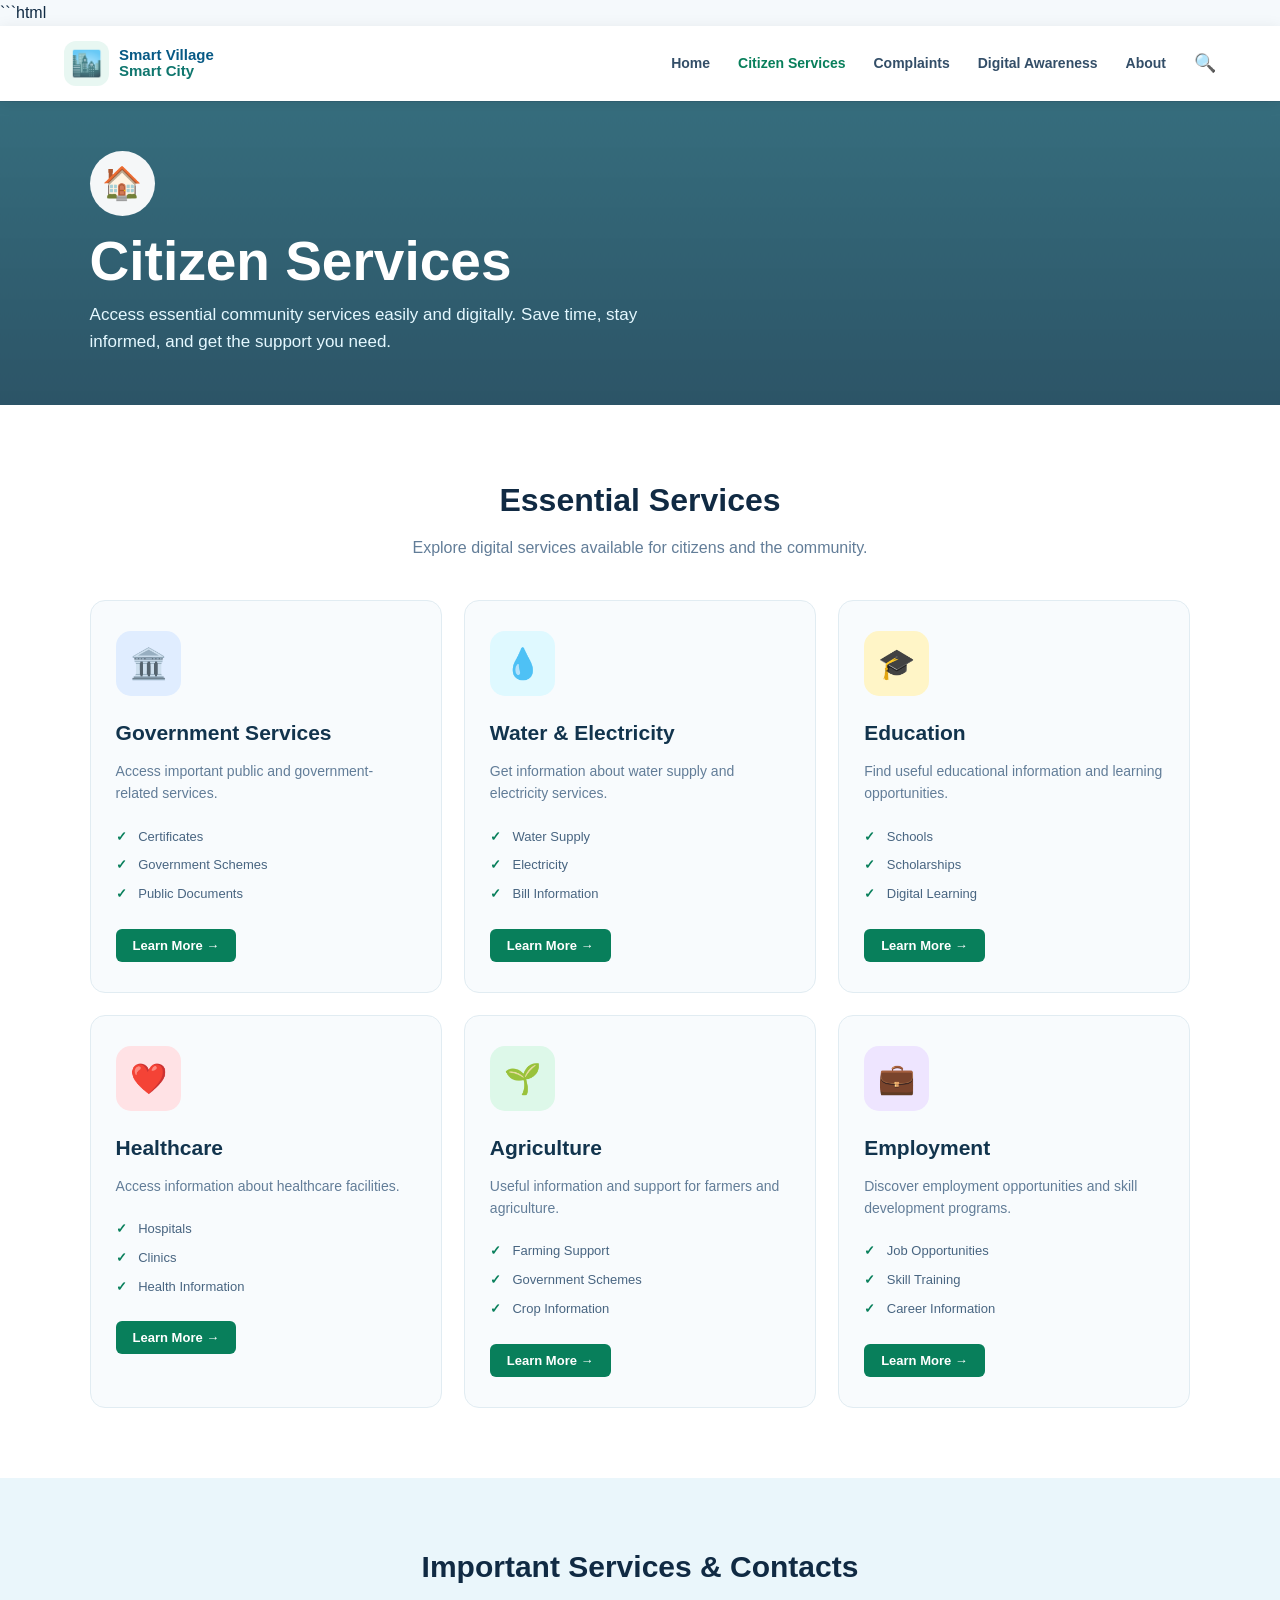
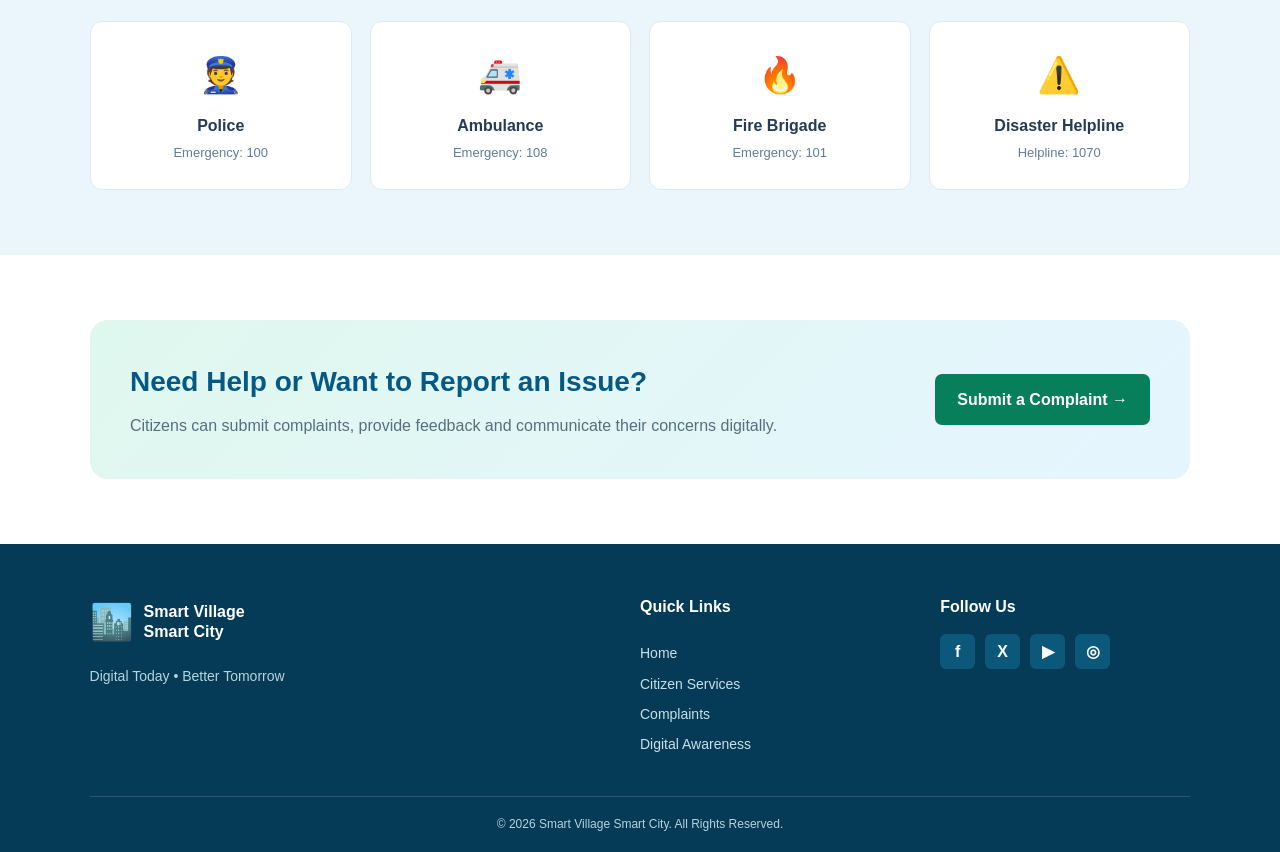
<file: services.html>
```html
<!DOCTYPE html>
<html lang="en">

<head>

    <meta charset="UTF-8">

    <meta name="viewport"
          content="width=device-width, initial-scale=1.0">

    <title>Citizen Services | Smart Village Smart City</title>


    <!-- =====================================================
         CSS START
    ====================================================== -->

    <style>

        /* =========================
           RESET
        ========================== */

        * {
            margin: 0;
            padding: 0;
            box-sizing: border-box;
        }

        html {
            scroll-behavior: smooth;
        }

        body {
            font-family: Arial, Helvetica, sans-serif;
            background: #f5f9fc;
            color: #102a43;
            line-height: 1.6;
        }

        a {
            text-decoration: none;
            color: inherit;
        }

        button {
            font-family: inherit;
            cursor: pointer;
        }


        /* =========================
           NAVBAR
        ========================== */

        .navbar {
            width: 100%;
            height: 75px;

            background: white;

            display: flex;
            align-items: center;
            justify-content: space-between;

            padding: 0 5%;

            position: sticky;
            top: 0;
            z-index: 1000;

            box-shadow:
                0 2px 15px rgba(0,0,0,0.08);
        }


        /* LOGO */

        .logo {
            display: flex;
            align-items: center;
            gap: 10px;
        }

        .logo-icon {
            width: 45px;
            height: 45px;

            background: #e8f7f2;

            border-radius: 12px;

            display: flex;
            align-items: center;
            justify-content: center;

            font-size: 25px;
        }

        .logo-text {
            display: flex;
            flex-direction: column;

            line-height: 1.1;
        }

        .logo-text strong {
            color: #075985;
            font-size: 15px;
        }

        .logo-text span {
            color: #0f766e;
            font-size: 15px;
            font-weight: bold;
        }


        /* NAVIGATION */

        .nav-menu {
            display: flex;
            align-items: center;
            gap: 28px;
        }

        .nav-menu a {
            color: #334e68;

            font-size: 14px;

            font-weight: 600;

            transition: 0.3s;
        }

        .nav-menu a:hover,
        .nav-menu a.active {
            color: #087f5b;
        }

        .search-btn {
            border: none;
            background: transparent;

            font-size: 18px;
        }


        /* MOBILE BUTTON */

        .menu-btn {
            display: none;

            border: none;

            background: transparent;

            font-size: 28px;
        }


        /* =========================
           MOBILE MENU
        ========================== */

        .mobile-menu {
            display: none;

            background: white;

            padding: 15px 7%;

            box-shadow:
                0 5px 15px rgba(0,0,0,0.1);

            position: fixed;

            top: 75px;

            left: 0;

            width: 100%;

            z-index: 999;
        }

        .mobile-menu.show {
            display: block;
        }

        .mobile-menu a {
            display: block;

            padding: 13px 0;

            border-bottom:
                1px solid #e6eef3;

            font-weight: 600;

            color: #234;
        }


        /* =========================
           PAGE HERO
        ========================== */

        .page-hero {

            min-height: 270px;

            background:

                linear-gradient(
                    rgba(0,70,90,0.78),
                    rgba(0,48,70,0.82)
                ),

                url("https://images.unsplash.com/photo-1477959858617-67f85cf4f1df?auto=format&fit=crop&w=1800&q=85");

            background-size: cover;

            background-position: center;

            display: flex;

            align-items: center;

            padding: 50px 7%;
        }


        .page-hero-content {
            color: white;

            max-width: 700px;
        }


        .page-icon {

            width: 65px;
            height: 65px;

            background: rgba(255,255,255,0.95);

            border-radius: 50%;

            display: flex;

            align-items: center;

            justify-content: center;

            font-size: 32px;

            margin-bottom: 15px;
        }


        .page-hero h1 {

            font-size:
                clamp(35px, 5vw, 55px);

            line-height: 1.1;

            margin-bottom: 10px;
        }


        .page-hero p {

            font-size: 17px;

            color: #e4f8ff;

            max-width: 600px;
        }


        /* =========================
           SERVICES SECTION
        ========================== */

        .services-section {

            padding: 70px 7%;

            background: white;
        }


        .section-heading {

            text-align: center;

            max-width: 700px;

            margin: 0 auto 40px;
        }


        .section-heading h2 {

            font-size: 32px;

            color: #102a43;

            margin-bottom: 8px;
        }


        .section-heading p {

            color: #627d98;

            font-size: 16px;
        }


        /* =========================
           SERVICE CARDS
        ========================== */

        .services-grid {

            display: grid;

            grid-template-columns:
                repeat(3, 1fr);

            gap: 22px;

            max-width: 1200px;

            margin: auto;
        }


        .service-card {

            background: #f8fbfd;

            border:
                1px solid #e1ecf2;

            border-radius: 15px;

            padding: 30px 25px;

            min-height: 260px;

            transition: 0.3s;

            position: relative;

            overflow: hidden;
        }


        .service-card:hover {

            transform:
                translateY(-7px);

            box-shadow:
                0 15px 35px
                rgba(0,0,0,0.09);

            border-color:
                #b8e6d3;
        }


        .service-icon {

            width: 65px;

            height: 65px;

            border-radius: 15px;

            display: flex;

            align-items: center;

            justify-content: center;

            font-size: 30px;

            margin-bottom: 20px;
        }


        .blue {
            background: #e0edff;
        }

        .cyan {
            background: #dff9ff;
        }

        .yellow {
            background: #fff5c7;
        }

        .red {
            background: #ffe2e5;
        }

        .green {
            background: #ddf8e9;
        }

        .purple {
            background: #eee5ff;
        }


        .service-card h3 {

            font-size: 21px;

            color: #12344d;

            margin-bottom: 10px;
        }


        .service-card p {

            color: #627d98;

            font-size: 14px;

            margin-bottom: 18px;
        }


        .service-list {

            list-style: none;

            margin-bottom: 20px;
        }


        .service-list li {

            color: #486581;

            font-size: 13px;

            padding: 4px 0;
        }


        .service-list li::before {

            content: "✓";

            color: #087f5b;

            font-weight: bold;

            margin-right: 8px;
        }


        .learn-btn {

            display: inline-block;

            background: #087f5b;

            color: white;

            padding: 9px 17px;

            border-radius: 6px;

            font-size: 13px;

            font-weight: bold;

            border: none;

            transition: 0.3s;
        }


        .learn-btn:hover {

            background: #065f46;

            transform: translateY(-2px);
        }


        /* =========================
           IMPORTANT SERVICES
        ========================== */

        .important-section {

            padding: 65px 7%;

            background: #eaf6fb;
        }


        .important-section h2 {

            text-align: center;

            font-size: 30px;

            margin-bottom: 30px;
        }


        .important-grid {

            display: grid;

            grid-template-columns:
                repeat(4, 1fr);

            gap: 18px;

            max-width: 1100px;

            margin: auto;
        }


        .important-card {

            background: white;

            padding: 25px 15px;

            text-align: center;

            border-radius: 12px;

            border:
                1px solid #dcebf2;

            transition: 0.3s;
        }


        .important-card:hover {

            transform:
                translateY(-5px);

            box-shadow:
                0 10px 25px
                rgba(0,0,0,.08);
        }


        .important-card-icon {

            font-size: 35px;

            margin-bottom: 10px;
        }


        .important-card h3 {

            font-size: 16px;

            color: #243b53;

            margin-bottom: 5px;
        }


        .important-card p {

            color: #627d98;

            font-size: 13px;
        }


        /* =========================
           CALL TO ACTION
        ========================== */

        .cta {

            padding: 65px 7%;

            background: white;
        }


        .cta-box {

            max-width: 1100px;

            margin: auto;

            padding: 40px;

            border-radius: 18px;

            background:
                linear-gradient(
                    135deg,
                    #dff8ee,
                    #e5f5ff
                );

            display: flex;

            align-items: center;

            justify-content: space-between;

            gap: 30px;
        }


        .cta-box h2 {

            font-size: 28px;

            color: #075985;

            margin-bottom: 8px;
        }


        .cta-box p {

            color: #527080;

            max-width: 650px;
        }


        .complaint-btn {

            white-space: nowrap;

            background: #087f5b;

            color: white;

            padding: 13px 22px;

            border-radius: 7px;

            font-weight: bold;

            transition: 0.3s;
        }


        .complaint-btn:hover {

            background: #065f46;
        }


        /* =========================
           FOOTER
        ========================== */

        .footer {

            background: #063b57;

            color: white;

            padding: 50px 7% 0;
        }


        .footer-container {

            display: grid;

            grid-template-columns:
                2fr 1fr 1fr;

            gap: 50px;

            padding-bottom: 40px;
        }


        .footer-logo {

            display: flex;

            align-items: center;

            gap: 10px;
        }


        .footer-logo span {

            font-size: 35px;
        }


        .footer-logo div {

            display: flex;

            flex-direction: column;

            line-height: 1.2;
        }


        .footer-brand p {

            margin-top: 15px;

            color: #b5d4df;

            font-size: 14px;
        }


        .footer h3 {

            margin-bottom: 15px;

            font-size: 16px;
        }


        .footer-links {

            display: flex;

            flex-direction: column;

            gap: 8px;
        }


        .footer-links a {

            color: #c7e0e8;

            font-size: 14px;
        }


        .footer-links a:hover {

            color: #7df0b5;
        }


        .social-icons {

            display: flex;

            gap: 10px;
        }


        .social-icons a {

            width: 35px;

            height: 35px;

            background: #0b587b;

            border-radius: 6px;

            display: flex;

            align-items: center;

            justify-content: center;

            font-weight: bold;
        }


        .footer-bottom {

            border-top:
                1px solid
                rgba(255,255,255,.15);

            text-align: center;

            padding: 18px 0;

            color: #b5d4df;

            font-size: 12px;
        }


        /* =========================
           SEARCH POPUP
        ========================== */

        .search-popup {

            display: none;

            position: fixed;

            inset: 0;

            background:
                rgba(0,0,0,.65);

            z-index: 2000;

            align-items: center;

            justify-content: center;
        }


        .search-popup.show {

            display: flex;
        }


        .search-box {

            width: 90%;

            max-width: 500px;

            background: white;

            padding: 30px;

            border-radius: 15px;

            position: relative;
        }


        .close-search {

            position: absolute;

            right: 15px;

            top: 15px;

            border: none;

            background: transparent;

            font-size: 20px;
        }


        .search-box h2 {

            margin-bottom: 20px;
        }


        .search-box input {

            width: 100%;

            padding: 13px;

            border:
                1px solid #ccd9e0;

            border-radius: 7px;

            outline: none;

            font-size: 15px;
        }


        .search-submit {

            width: 100%;

            margin-top: 12px;

            padding: 13px;

            background: #087f5b;

            color: white;

            border: none;

            border-radius: 7px;

            font-weight: bold;
        }


        /* =========================
           TABLET
        ========================== */

        @media (max-width: 1000px) {

            .nav-menu {
                gap: 15px;
            }

            .nav-menu a {
                font-size: 12px;
            }

            .services-grid {
                grid-template-columns:
                    repeat(2, 1fr);
            }

            .important-grid {
                grid-template-columns:
                    repeat(2, 1fr);
            }
        }


        /* =========================
           MOBILE
        ========================== */

        @media (max-width: 700px) {

            .navbar {
                height: 68px;

                padding: 0 5%;
            }


            .nav-menu {
                display: none;
            }


            .menu-btn {
                display: block;
            }


            .mobile-menu {
                top: 68px;
            }


            .page-hero {

                min-height: 350px;

                padding:
                    50px 7%;
            }


            .page-hero h1 {

                font-size: 38px;
            }


            .page-hero p {

                font-size: 15px;
            }


            .services-section {

                padding:
                    55px 5%;
            }


            .section-heading h2 {

                font-size: 26px;
            }


            .services-grid {

                grid-template-columns: 1fr;

                gap: 15px;
            }


            .service-card {

                min-height: auto;

                padding: 25px 20px;
            }


            .important-section {

                padding:
                    50px 5%;
            }


            .important-grid {

                grid-template-columns: 1fr 1fr;

                gap: 12px;
            }


            .cta {

                padding:
                    50px 5%;
            }


            .cta-box {

                flex-direction: column;

                align-items: flex-start;

                padding: 30px 25px;
            }


            .footer {

                padding:
                    40px 5% 0;
            }


            .footer-container {

                grid-template-columns: 1fr;

                gap: 30px;
            }
        }


        /* =========================
           SMALL MOBILE
        ========================== */

        @media (max-width: 400px) {

            .important-grid {

                grid-template-columns: 1fr;
            }

            .page-hero h1 {

                font-size: 34px;
            }
        }

    </style>

</head>


<body>


<!-- =====================================================
     NAVBAR
====================================================== -->

<header class="navbar">


    <div class="logo">

        <div class="logo-icon">
            🏙️
        </div>

        <div class="logo-text">

            <strong>
                Smart Village
            </strong>

            <span>
                Smart City
            </span>

        </div>

    </div>


    <nav class="nav-menu">

        <a href="index.html">
            Home
        </a>

        <a href="services.html"
           class="active">
            Citizen Services
        </a>

        <a href="complaints.html">
            Complaints
        </a>

        <a href="awareness.html">
            Digital Awareness
        </a>

        <a href="about.html">
            About
        </a>

        <button
            class="search-btn"
            onclick="openSearch()">

            🔍

        </button>

    </nav>


    <button
        class="menu-btn"
        onclick="toggleMenu()">

        ☰

    </button>

</header>



<!-- =====================================================
     MOBILE MENU
====================================================== -->

<div
    class="mobile-menu"
    id="mobileMenu">

    <a href="index.html">
        Home
    </a>

    <a href="services.html">
        Citizen Services
    </a>

    <a href="complaints.html">
        Complaints
    </a>

    <a href="awareness.html">
        Digital Awareness
    </a>

    <a href="about.html">
        About
    </a>

</div>



<!-- =====================================================
     PAGE HERO
====================================================== -->

<section class="page-hero">

    <div class="page-hero-content">

        <div class="page-icon">
            🏠
        </div>

        <h1>
            Citizen Services
        </h1>

        <p>
            Access essential community services
            easily and digitally. Save time, stay
            informed, and get the support you need.
        </p>

    </div>

</section>



<!-- =====================================================
     SERVICES
====================================================== -->

<section class="services-section">


    <div class="section-heading">

        <h2>
            Essential Services
        </h2>

        <p>
            Explore digital services available
            for citizens and the community.
        </p>

    </div>


    <div class="services-grid">


        <!-- GOVERNMENT -->

        <div class="service-card">

            <div class="service-icon blue">
                🏛️
            </div>

            <h3>
                Government Services
            </h3>

            <p>
                Access important public and
                government-related services.
            </p>

            <ul class="service-list">

                <li>
                    Certificates
                </li>

                <li>
                    Government Schemes
                </li>

                <li>
                    Public Documents
                </li>

            </ul>

            <button
                class="learn-btn"
                onclick="showMessage('Government Services')">

                Learn More →

            </button>

        </div>



        <!-- WATER -->

        <div class="service-card">

            <div class="service-icon cyan">
                💧
            </div>

            <h3>
                Water & Electricity
            </h3>

            <p>
                Get information about water
                supply and electricity services.
            </p>

            <ul class="service-list">

                <li>
                    Water Supply
                </li>

                <li>
                    Electricity
                </li>

                <li>
                    Bill Information
                </li>

            </ul>

            <button
                class="learn-btn"
                onclick="showMessage('Water & Electricity')">

                Learn More →

            </button>

        </div>



        <!-- EDUCATION -->

        <div class="service-card">

            <div class="service-icon yellow">
                🎓
            </div>

            <h3>
                Education
            </h3>

            <p>
                Find useful educational information
                and learning opportunities.
            </p>

            <ul class="service-list">

                <li>
                    Schools
                </li>

                <li>
                    Scholarships
                </li>

                <li>
                    Digital Learning
                </li>

            </ul>

            <button
                class="learn-btn"
                onclick="showMessage('Education Services')">

                Learn More →

            </button>

        </div>



        <!-- HEALTHCARE -->

        <div class="service-card">

            <div class="service-icon red">
                ❤️
            </div>

            <h3>
                Healthcare
            </h3>

            <p>
                Access information about
                healthcare facilities.
            </p>

            <ul class="service-list">

                <li>
                    Hospitals
                </li>

                <li>
                    Clinics
                </li>

                <li>
                    Health Information
                </li>

            </ul>

            <button
                class="learn-btn"
                onclick="showMessage('Healthcare Services')">

                Learn More →

            </button>

        </div>



        <!-- AGRICULTURE -->

        <div class="service-card">

            <div class="service-icon green">
                🌱
            </div>

            <h3>
                Agriculture
            </h3>

            <p>
                Useful information and support
                for farmers and agriculture.
            </p>

            <ul class="service-list">

                <li>
                    Farming Support
                </li>

                <li>
                    Government Schemes
                </li>

                <li>
                    Crop Information
                </li>

            </ul>

            <button
                class="learn-btn"
                onclick="showMessage('Agriculture Services')">

                Learn More →

            </button>

        </div>



        <!-- EMPLOYMENT -->

        <div class="service-card">

            <div class="service-icon purple">
                💼
            </div>

            <h3>
                Employment
            </h3>

            <p>
                Discover employment opportunities
                and skill development programs.
            </p>

            <ul class="service-list">

                <li>
                    Job Opportunities
                </li>

                <li>
                    Skill Training
                </li>

                <li>
                    Career Information
                </li>

            </ul>

            <button
                class="learn-btn"
                onclick="showMessage('Employment Services')">

                Learn More →

            </button>

        </div>


    </div>

</section>



<!-- =====================================================
     IMPORTANT CONTACTS
====================================================== -->

<section class="important-section">

    <h2>
        Important Services & Contacts
    </h2>


    <div class="important-grid">


        <div class="important-card">

            <div class="important-card-icon">
                👮
            </div>

            <h3>
                Police
            </h3>

            <p>
                Emergency: 100
            </p>

        </div>


        <div class="important-card">

            <div class="important-card-icon">
                🚑
            </div>

            <h3>
                Ambulance
            </h3>

            <p>
                Emergency: 108
            </p>

        </div>


        <div class="important-card">

            <div class="important-card-icon">
                🔥
            </div>

            <h3>
                Fire Brigade
            </h3>

            <p>
                Emergency: 101
            </p>

        </div>


        <div class="important-card">

            <div class="important-card-icon">
                ⚠️
            </div>

            <h3>
                Disaster Helpline
            </h3>

            <p>
                Helpline: 1070
            </p>

        </div>


    </div>

</section>



<!-- =====================================================
     CTA
====================================================== -->

<section class="cta">

    <div class="cta-box">

        <div>

            <h2>
                Need Help or Want to Report an Issue?
            </h2>

            <p>
                Citizens can submit complaints,
                provide feedback and communicate
                their concerns digitally.
            </p>

        </div>


        <a
            href="complaints.html"
            class="complaint-btn">

            Submit a Complaint →

        </a>

    </div>

</section>



<!-- =====================================================
     FOOTER
====================================================== -->

<footer class="footer">


    <div class="footer-container">


        <div class="footer-brand">

            <div class="footer-logo">

                <span>
                    🏙️
                </span>

                <div>

                    <strong>
                        Smart Village
                    </strong>

                    <strong>
                        Smart City
                    </strong>

                </div>

            </div>

            <p>
                Digital Today • Better Tomorrow
            </p>

        </div>


        <div class="footer-links">

            <h3>
                Quick Links
            </h3>

            <a href="index.html">
                Home
            </a>

            <a href="services.html">
                Citizen Services
            </a>

            <a href="complaints.html">
                Complaints
            </a>

            <a href="awareness.html">
                Digital Awareness
            </a>

        </div>


        <div class="footer-social">

            <h3>
                Follow Us
            </h3>

            <div class="social-icons">

                <a href="#">
                    f
                </a>

                <a href="#">
                    X
                </a>

                <a href="#">
                    ▶
                </a>

                <a href="#">
                    ◎
                </a>

            </div>

        </div>


    </div>


    <div class="footer-bottom">

        © 2026 Smart Village Smart City.
        All Rights Reserved.

    </div>

</footer>



<!-- =====================================================
     SEARCH POPUP
====================================================== -->

<div
    class="search-popup"
    id="searchPopup">

    <div class="search-box">

        <button
            class="close-search"
            onclick="closeSearch()">

            ✕

        </button>

        <h2>
            Search Website
        </h2>

        <input
            type="text"
            id="searchInput"
            placeholder="Search services...">

        <button
            class="search-submit"
            onclick="performSearch()">

            Search

        </button>

    </div>

</div>



<!-- =====================================================
     JAVASCRIPT START
====================================================== -->

<script>


    /* =========================
       MOBILE MENU
    ========================== */

    function toggleMenu() {

        const menu =
            document.getElementById("mobileMenu");

        menu.classList.toggle("show");

    }



    /* =========================
       SEARCH OPEN
    ========================== */

    function openSearch() {

        const popup =
            document.getElementById("searchPopup");

        popup.classList.add("show");

        document
            .getElementById("searchInput")
            .focus();

    }



    /* =========================
       SEARCH CLOSE
    ========================== */

    function closeSearch() {

        document
            .getElementById("searchPopup")
            .classList.remove("show");

    }



    /* =========================
       SEARCH
    ========================== */

    function performSearch() {

        const input =
            document.getElementById("searchInput");

        const value =
            input.value.trim().toLowerCase();


        if (value === "") {

            alert(
                "Please enter a service name."
            );

            return;

        }


        if (
            value.includes("water") ||
            value.includes("electricity")
        ) {

            alert(
                "Water & Electricity service found."
            );

        }

        else if (
            value.includes("education") ||
            value.includes("school")
        ) {

            alert(
                "Education service found."
            );

        }

        else if (
            value.includes("health") ||
            value.includes("hospital")
        ) {

            alert(
                "Healthcare service found."
            );

        }

        else {

            alert(
                "Service information will be available soon."
            );

        }

    }



    /* =========================
       SERVICE MESSAGE
    ========================== */

    function showMessage(serviceName) {

    let icon = "📋";
    let description = "";
    let features = [];

    if (serviceName.includes("Government")) {

        icon = "🏛️";
        description = "Access important government services digitally with simple and convenient online guidance.";
        features = [
            "Online Government Forms",
            "Certificate & Document Services",
            "Government Scheme Information",
            "Application Guidance"
        ];

    } else if (serviceName.includes("Water")) {

        icon = "💧";
        description = "Get useful information and support related to essential water and electricity services.";
        features = [
            "Water Supply Information",
            "Electricity Service Information",
            "Report Water Leakage",
            "Report Power Issues"
        ];

    } else if (serviceName.includes("Education")) {

        icon = "🎓";
        description = "Explore digital education resources and information to support students and learners.";
        features = [
            "Digital Learning Resources",
            "Scholarship Information",
            "Online Educational Services",
            "Student Guidance"
        ];

    } else if (serviceName.includes("Healthcare")) {

        icon = "🏥";
        description = "Find important healthcare information and digital resources for the community.";
        features = [
            "Health Service Information",
            "Healthcare Guidance",
            "Health Awareness Resources",
            "Emergency Information"
        ];

    } else if (serviceName.includes("Agriculture")) {

        icon = "🌾";
        description = "Access useful digital information and resources to support farmers and agricultural activities.";
        features = [
            "Farming Information",
            "Weather & Crop Updates",
            "Agriculture Government Schemes",
            "Farmer Support Information"
        ];

    } else if (serviceName.includes("Employment")) {

        icon = "💼";
        description = "Discover employment resources, skill development opportunities and career guidance.";
        features = [
            "Job Opportunities",
            "Skill Development Programs",
            "Career Guidance",
            "Employment Scheme Information"
        ];
    }

    const popup = document.createElement("div");

    popup.className = "popup-wrapper";

    popup.innerHTML = `
        <div style="
            position:fixed;
            inset:0;
            background:rgba(0,0,0,0.65);
            display:flex;
            align-items:center;
            justify-content:center;
            z-index:99999;
            padding:20px;
        ">

            <div style="
                background:white;
                width:100%;
                max-width:550px;
                border-radius:18px;
                padding:35px;
                position:relative;
                box-shadow:0 20px 60px rgba(0,0,0,0.3);
                font-family:Arial,sans-serif;
            ">

                <button onclick="this.closest('.popup-wrapper').remove()" style="
                    position:absolute;
                    right:18px;
                    top:15px;
                    border:none;
                    background:#f1f1f1;
                    width:35px;
                    height:35px;
                    border-radius:50%;
                    font-size:22px;
                    cursor:pointer;
                ">×</button>

                <div style="
                    font-size:45px;
                    margin-bottom:10px;
                ">
                    ${icon}
                </div>

                <h2 style="
                    margin:0 0 12px;
                    color:#1e3a8a;
                    font-size:28px;
                ">
                    ${serviceName}
                </h2>

                <p style="
                    color:#555;
                    line-height:1.7;
                    font-size:16px;
                    margin-bottom:20px;
                ">
                    ${description}
                </p>

                <h3 style="
                    color:#222;
                    margin-bottom:10px;
                ">
                    Available Services
                </h3>

                <ul style="
                    padding-left:20px;
                    color:#444;
                    line-height:2;
                    margin-bottom:25px;
                ">
                    ${features.map(item => `<li>${item}</li>`).join("")}
                </ul>

                <button onclick="this.closest('.popup-wrapper').remove()" style="
                    width:100%;
                    padding:13px;
                    border:none;
                    border-radius:10px;
                    background:#1e3a8a;
                    color:white;
                    font-size:16px;
                    font-weight:bold;
                    cursor:pointer;
                ">
                    Close
                </button>

            </div>
        </div>
    `;

    document.body.appendChild(popup);

    popup.addEventListener("click", function(e) {
        if (e.target === popup) {
            popup.remove();
        }
    });
}



    /* =========================
       CLOSE SEARCH OUTSIDE
    ========================== */

    document.addEventListener(
        "click",
        function(event) {

            const popup =
                document.getElementById(
                    "searchPopup"
                );

            if (
                event.target === popup
            ) {

                closeSearch();

            }

        }
    );


    /* =========================
       MOBILE LINK CLOSE
    ========================== */

    document
        .querySelectorAll(
            ".mobile-menu a"
        )
        .forEach(function(link) {

            link.addEventListener(
                "click",
                function() {

                    document
                        .getElementById(
                            "mobileMenu"
                        )
                        .classList.remove(
                            "show"
                        );

                }
            );

        });


</script>

</body>

</html>
</file>
<file: style.css>
/* =====================================
   RESET
===================================== */

* {
    margin: 0;
    padding: 0;
    box-sizing: border-box;
}

html {
    scroll-behavior: smooth;
}

body {
    font-family: Arial, Helvetica, sans-serif;
    background: #f5f9fc;
    color: #102a43;
    line-height: 1.6;
}

a {
    text-decoration: none;
    color: inherit;
}

button {
    font-family: inherit;
    cursor: pointer;
}


/* =====================================
   NAVBAR
===================================== */

.navbar {
    width: 100%;
    height: 75px;
    background: #ffffff;

    display: flex;
    align-items: center;
    justify-content: space-between;

    padding: 0 5%;

    position: sticky;
    top: 0;
    z-index: 1000;

    box-shadow: 0 2px 15px rgba(0, 0, 0, 0.08);
}


/* Logo */

.logo {
    display: flex;
    align-items: center;
    gap: 10px;
}

.logo-icon {
    width: 45px;
    height: 45px;

    background: #e8f7f2;

    border-radius: 12px;

    display: flex;
    align-items: center;
    justify-content: center;

    font-size: 25px;
}

.logo-text {
    display: flex;
    flex-direction: column;

    line-height: 1.1;
}

.logo-text strong {
    color: #075985;
    font-size: 15px;
}

.logo-text span {
    color: #0f766e;
    font-size: 15px;
    font-weight: bold;
}


/* Navigation */

.nav-menu {
    display: flex;
    align-items: center;
    gap: 28px;
}

.nav-menu a {
    color: #334e68;
    font-size: 14px;
    font-weight: 600;

    transition: 0.3s;
}

.nav-menu a:hover,
.nav-menu a.active {
    color: #087f5b;
}

.search-btn {
    border: none;
    background: transparent;
    font-size: 18px;
}


/* Mobile button */

.menu-btn {
    display: none;

    border: none;
    background: transparent;

    font-size: 28px;
}


/* Mobile menu */

.mobile-menu {
    display: none;

    background: #ffffff;

    padding: 15px 7%;

    box-shadow: 0 5px 15px rgba(0,0,0,.1);

    position: fixed;
    top: 75px;
    left: 0;
    width: 100%;

    z-index: 999;
}

.mobile-menu a {
    display: block;

    padding: 13px 0;

    border-bottom: 1px solid #e6eef3;

    font-weight: 600;

    color: #234;
}

.mobile-menu.show {
    display: block;
}


/* =====================================
   HERO
===================================== */

.hero {
    min-height: 500px;

    position: relative;

    background:
        linear-gradient(
            rgba(4, 70, 67, 0.65),
            rgba(1, 43, 62, 0.75)
        ),
        url("https://images.unsplash.com/photo-1477959858617-67f85cf4f1df?auto=format&fit=crop&w=1800&q=85");

    background-size: cover;
    background-position: center;

    display: flex;
    align-items: center;

    padding: 70px 7%;
}

.hero-content {
    position: relative;
    z-index: 2;

    max-width: 650px;

    color: white;
}

.hero-small {
    font-size: 13px;
    font-weight: bold;

    letter-spacing: 2px;

    color: #b7f7dc;
}

.hero h1 {
    margin-top: 12px;

    font-size: clamp(42px, 6vw, 75px);

    line-height: 1.05;
}

.hero h1 span {
    color: #8ef0b8;
}

.hero p {
    margin-top: 22px;

    max-width: 570px;

    font-size: 18px;

    color: #edfdf8;
}

.hero-btn {
    display: inline-flex;

    align-items: center;
    gap: 12px;

    margin-top: 28px;

    background: #21c55d;

    color: white;

    padding: 14px 23px;

    border-radius: 8px;

    font-weight: bold;

    transition: 0.3s;
}

.hero-btn:hover {
    background: #16a34a;

    transform: translateY(-2px);
}


/* =====================================
   SECTION
===================================== */

.section {
    padding: 70px 7%;
    background: #ffffff;
}

.section-title {
    text-align: left;
    margin-bottom: 30px;
}

.section-title h2 {
    font-size: 30px;
    color: #102a43;
}

.section-title p {
    color: #627d98;
    margin-top: 5px;
}


/* =====================================
   SERVICE GRID
===================================== */

.service-grid {
    display: grid;

    grid-template-columns:
        repeat(5, 1fr);

    gap: 18px;
}

.service-card {
    min-height: 165px;

    background: #f8fbfd;

    border: 1px solid #e1ecf2;

    border-radius: 12px;

    padding: 25px 15px;

    display: flex;
    flex-direction: column;

    align-items: center;
    justify-content: center;

    text-align: center;

    transition: 0.3s;
}

.service-card:hover {
    transform: translateY(-6px);

    box-shadow:
        0 15px 30px rgba(0,0,0,.08);

    border-color: #b8e6d3;
}

.service-icon {
    width: 58px;
    height: 58px;

    border-radius: 50%;

    display: flex;

    align-items: center;
    justify-content: center;

    font-size: 27px;

    margin-bottom: 15px;
}

.service-icon.blue {
    background: #e0edff;
}

.service-icon.cyan {
    background: #dff9ff;
}

.service-icon.yellow {
    background: #fff5c7;
}

.service-icon.red {
    background: #ffe2e5;
}

.service-icon.green {
    background: #ddf8e9;
}

.service-card h3 {
    font-size: 15px;

    color: #243b53;

    line-height: 1.3;
}


/* =====================================
   EMERGENCY
===================================== */

.emergency-section {
    padding: 50px 7%;

    background: #eaf6fb;
}

.emergency-container {
    background: #dff2fa;

    border-radius: 15px;

    padding: 30px;
}

.emergency-heading {
    display: flex;
    align-items: center;

    gap: 15px;

    margin-bottom: 25px;
}

.emergency-icon {
    width: 55px;
    height: 55px;

    background: white;

    border-radius: 50%;

    display: flex;
    align-items: center;
    justify-content: center;

    font-size: 25px;
}

.emergency-heading h2 {
    font-size: 25px;
}

.emergency-heading p {
    color: #627d98;
}

.emergency-grid {
    display: grid;

    grid-template-columns:
        repeat(4, 1fr);

    gap: 15px;
}

.emergency-card {
    background: white;

    border-radius: 10px;

    padding: 18px;

    display: flex;
    align-items: center;

    gap: 15px;
}

.emergency-card-icon {
    width: 45px;
    height: 45px;

    border-radius: 50%;

    background: #edf6ff;

    display: flex;
    align-items: center;
    justify-content: center;

    font-size: 21px;
}

.emergency-card h3 {
    font-size: 14px;
}

.emergency-card strong {
    font-size: 18px;
    color: #087f5b;
}


/* =====================================
   ABOUT PREVIEW
===================================== */

.about-preview {
    padding: 80px 7%;

    background: #ffffff;

    display: grid;

    grid-template-columns: 2fr 1fr;

    gap: 50px;

    align-items: center;
}

.about-content > span {
    color: #0f9d58;

    font-weight: bold;

    font-size: 13px;

    letter-spacing: 2px;
}

.about-content h2 {
    font-size: 40px;

    line-height: 1.2;

    margin: 12px 0;
}

.about-content p {
    color: #627d98;

    max-width: 650px;

    font-size: 16px;
}

.outline-btn {
    display: inline-block;

    margin-top: 22px;

    border: 2px solid #087f5b;

    color: #087f5b;

    padding: 11px 20px;

    border-radius: 7px;

    font-weight: bold;
}

.outline-btn:hover {
    background: #087f5b;
    color: white;
}

.about-box {
    background: linear-gradient(
        145deg,
        #dff8ee,
        #eaf7ff
    );

    padding: 40px 30px;

    border-radius: 18px;

    text-align: center;
}

.about-box-icon {
    font-size: 55px;

    margin-bottom: 15px;
}

.about-box h3 {
    font-size: 25px;

    color: #075985;
}

.about-box p {
    color: #527080;

    margin-top: 8px;
}


/* =====================================
   FOOTER
===================================== */

.footer {
    background: #063b57;

    color: white;

    padding: 50px 7% 0;
}

.footer-container {
    display: grid;

    grid-template-columns:
        2fr 1fr 1fr;

    gap: 50px;

    padding-bottom: 40px;
}

.footer-logo {
    display: flex;
    align-items: center;

    gap: 10px;
}

.footer-logo span {
    font-size: 35px;
}

.footer-logo div {
    display: flex;
    flex-direction: column;

    line-height: 1.2;
}

.footer-brand p {
    margin-top: 15px;

    color: #b5d4df;

    font-size: 14px;
}

.footer h3 {
    margin-bottom: 15px;

    font-size: 16px;
}

.footer-links {
    display: flex;

    flex-direction: column;

    gap: 8px;
}

.footer-links a {
    color: #c7e0e8;

    font-size: 14px;
}

.footer-links a:hover {
    color: #7df0b5;
}

.social-icons {
    display: flex;

    gap: 10px;
}

.social-icons a {
    width: 35px;
    height: 35px;

    background: #0b587b;

    border-radius: 6px;

    display: flex;

    align-items: center;
    justify-content: center;

    font-weight: bold;
}

.footer-bottom {
    border-top: 1px solid rgba(255,255,255,.15);

    text-align: center;

    padding: 18px 0;

    color: #b5d4df;

    font-size: 12px;
}


/* =====================================
   SEARCH POPUP
===================================== */

.search-popup {
    display: none;

    position: fixed;

    inset: 0;

    background: rgba(0,0,0,.65);

    z-index: 2000;

    align-items: center;
    justify-content: center;
}

.search-popup.show {
    display: flex;
}

.search-box {
    width: 90%;
    max-width: 500px;

    background: white;

    padding: 30px;

    border-radius: 15px;

    position: relative;
}

.search-box > button:first-child {
    position: absolute;

    right: 15px;
    top: 15px;

    border: none;

    background: transparent;

    font-size: 20px;
}

.search-box h2 {
    margin-bottom: 20px;
}

.search-box input {
    width: 100%;

    padding: 13px;

    border: 1px solid #ccd9e0;

    border-radius: 7px;

    outline: none;

    font-size: 15px;
}

.search-submit {
    width: 100%;

    margin-top: 12px;

    padding: 13px;

    background: #087f5b;

    color: white;

    border: none;

    border-radius: 7px;

    font-weight: bold;
}


/* =====================================
   TABLET
===================================== */

@media (max-width: 1000px) {

    .nav-menu {
        gap: 15px;
    }

    .nav-menu a {
        font-size: 12px;
    }

    .service-grid {
        grid-template-columns:
            repeat(3, 1fr);
    }

    .emergency-grid {
        grid-template-columns:
            repeat(2, 1fr);
    }

}


/* =====================================
   MOBILE
===================================== */

@media (max-width: 700px) {

    .navbar {
        height: 68px;

        padding: 0 5%;
    }

    .nav-menu {
        display: none;
    }

    .menu-btn {
        display: block;
    }

    .mobile-menu {
        top: 68px;
    }


    /* Hero */

    .hero {
        min-height: 550px;

        padding: 50px 7%;
    }

    .hero h1 {
        font-size: 45px;
    }

    .hero p {
        font-size: 16px;
    }


    /* Services */

    .section {
        padding: 50px 5%;
    }

    .section-title h2 {
        font-size: 25px;
    }

    .service-grid {
        grid-template-columns:
            repeat(2, 1fr);

        gap: 12px;
    }

    .service-card {
        min-height: 145px;

        padding: 15px 8px;
    }


    /* Emergency */

    .emergency-section {
        padding: 35px 5%;
    }

    .emergency-container {
        padding: 20px;
    }

    .emergency-grid {
        grid-template-columns: 1fr;
    }


    /* About */

    .about-preview {
        grid-template-columns: 1fr;

        padding: 60px 5%;

        gap: 30px;
    }

    .about-content h2 {
        font-size: 31px;
    }


    /* Footer */

    .footer {
        padding: 40px 5% 0;
    }

    .footer-container {
        grid-template-columns: 1fr;

        gap: 30px;
    }

}


/* =====================================
   SMALL MOBILE
===================================== */

@media (max-width: 400px) {

    .hero h1 {
        font-size: 38px;
    }

    .service-grid {
        grid-template-columns: 1fr;
    }

}
</file>
